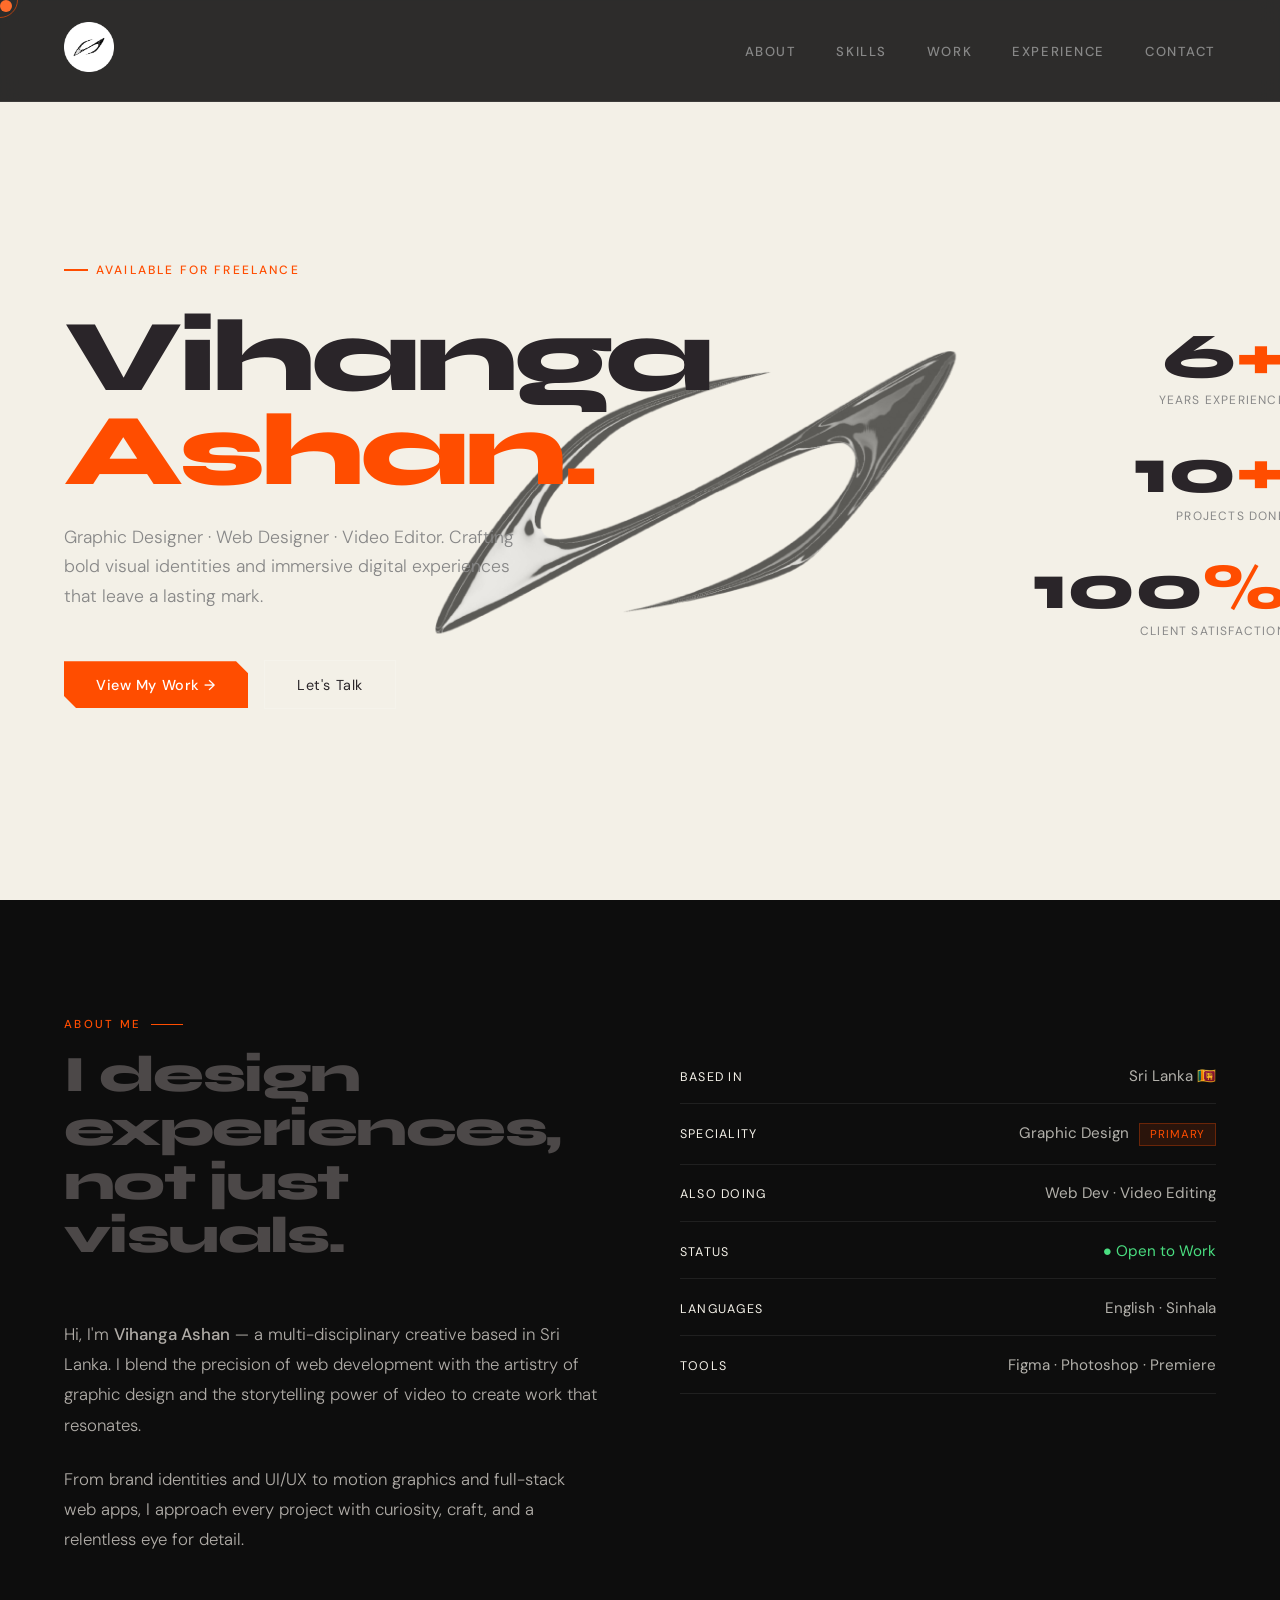
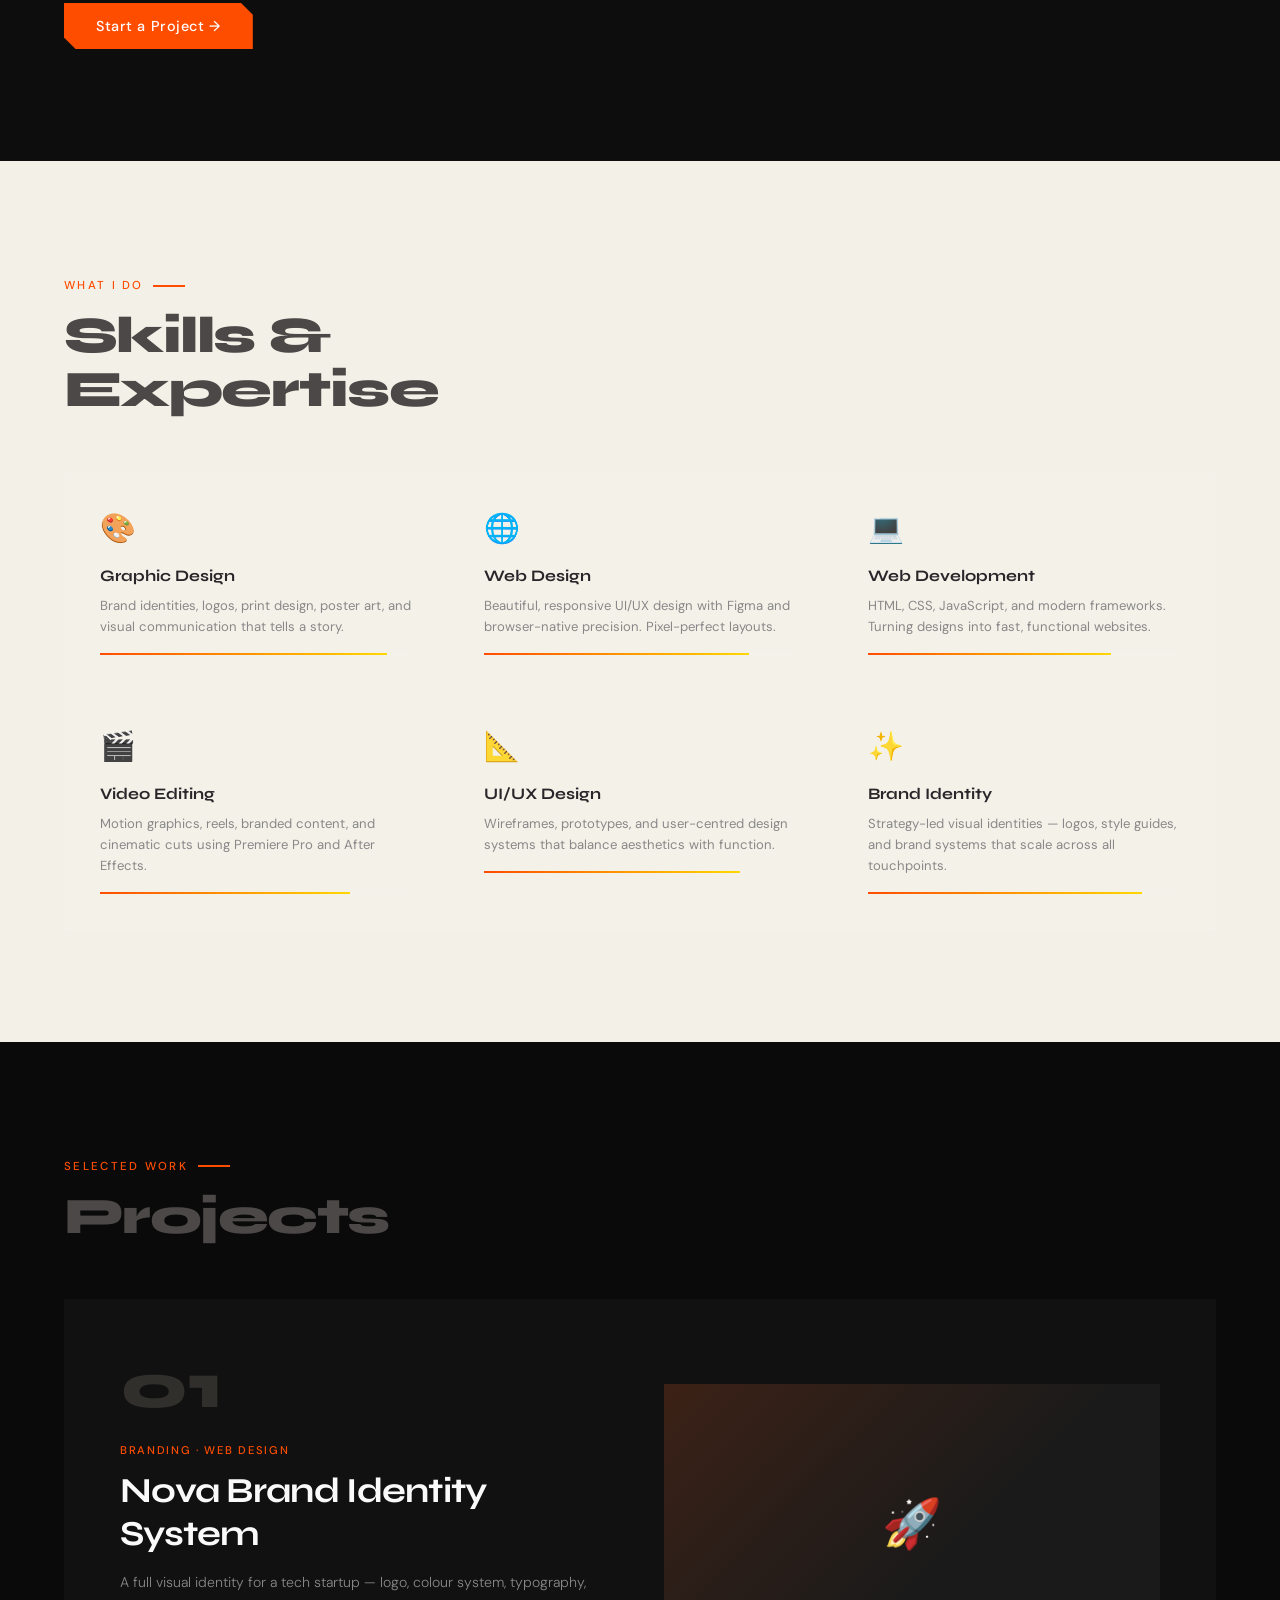
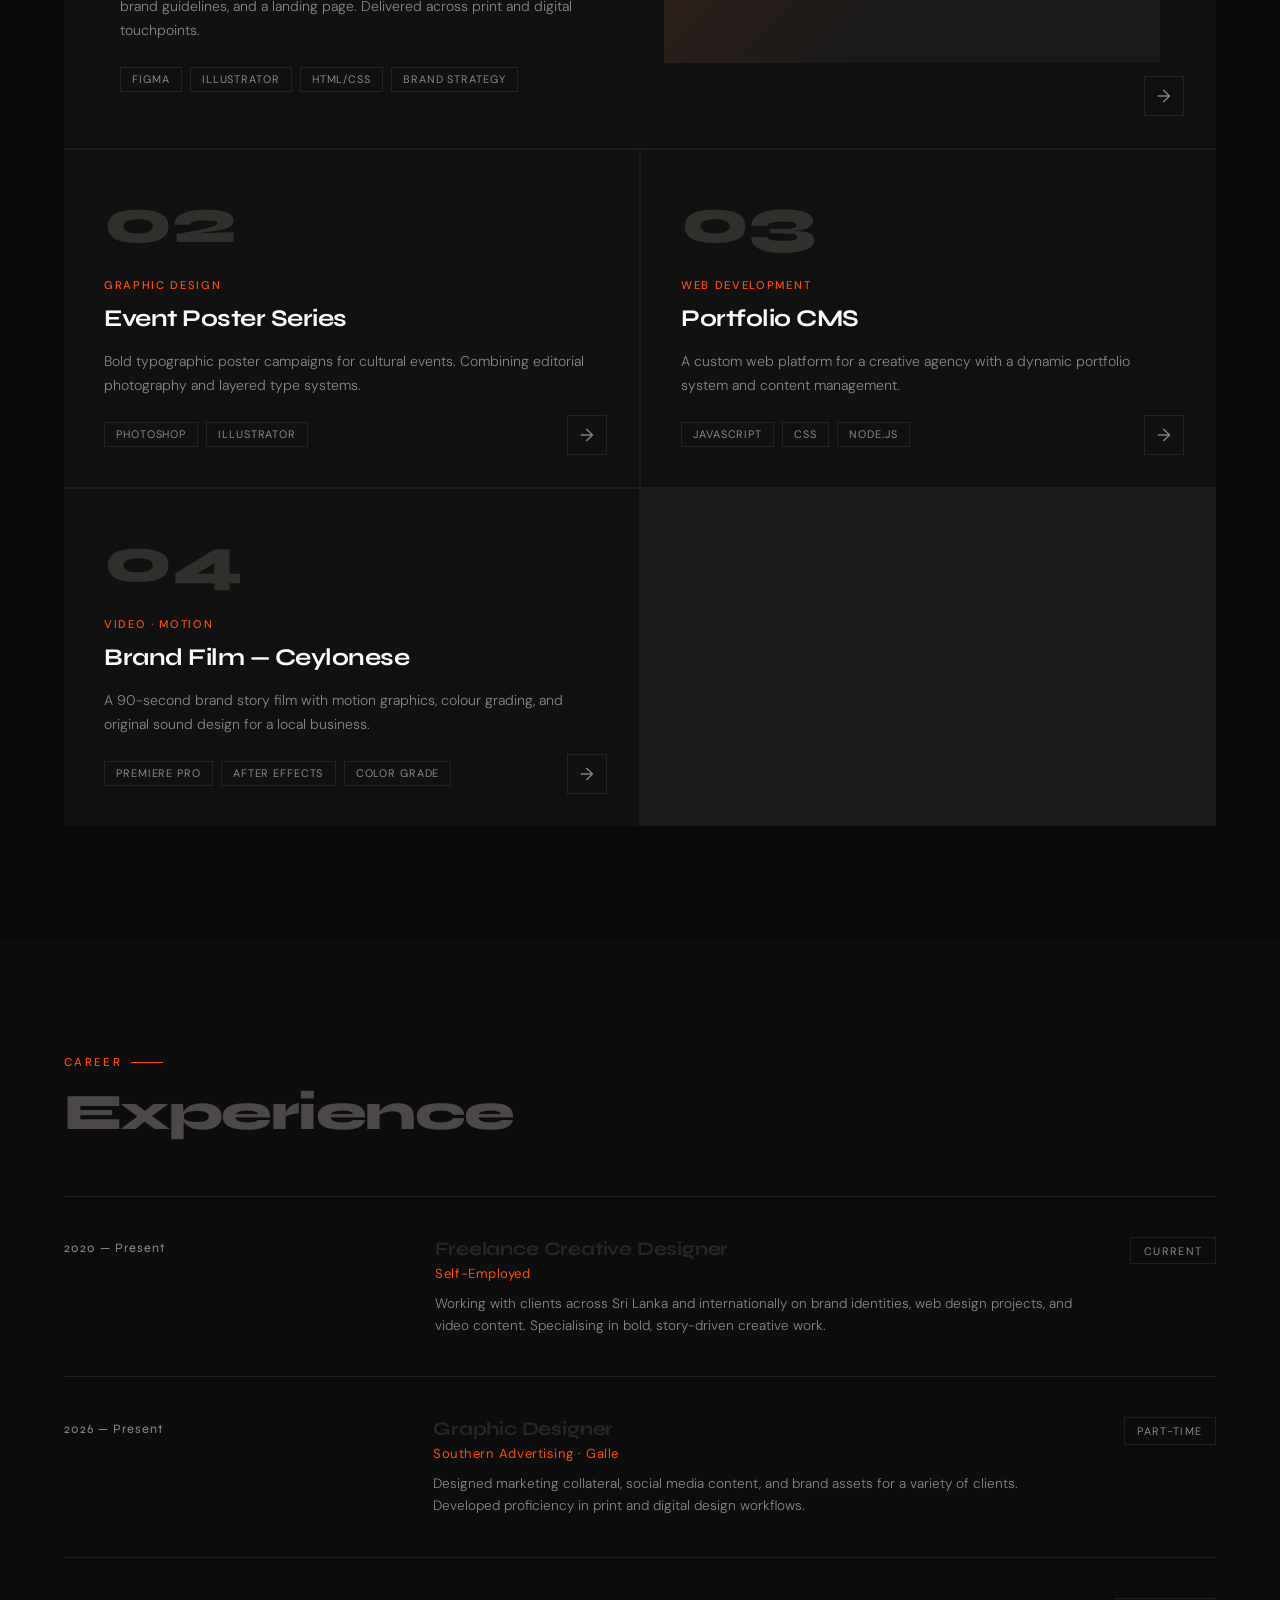
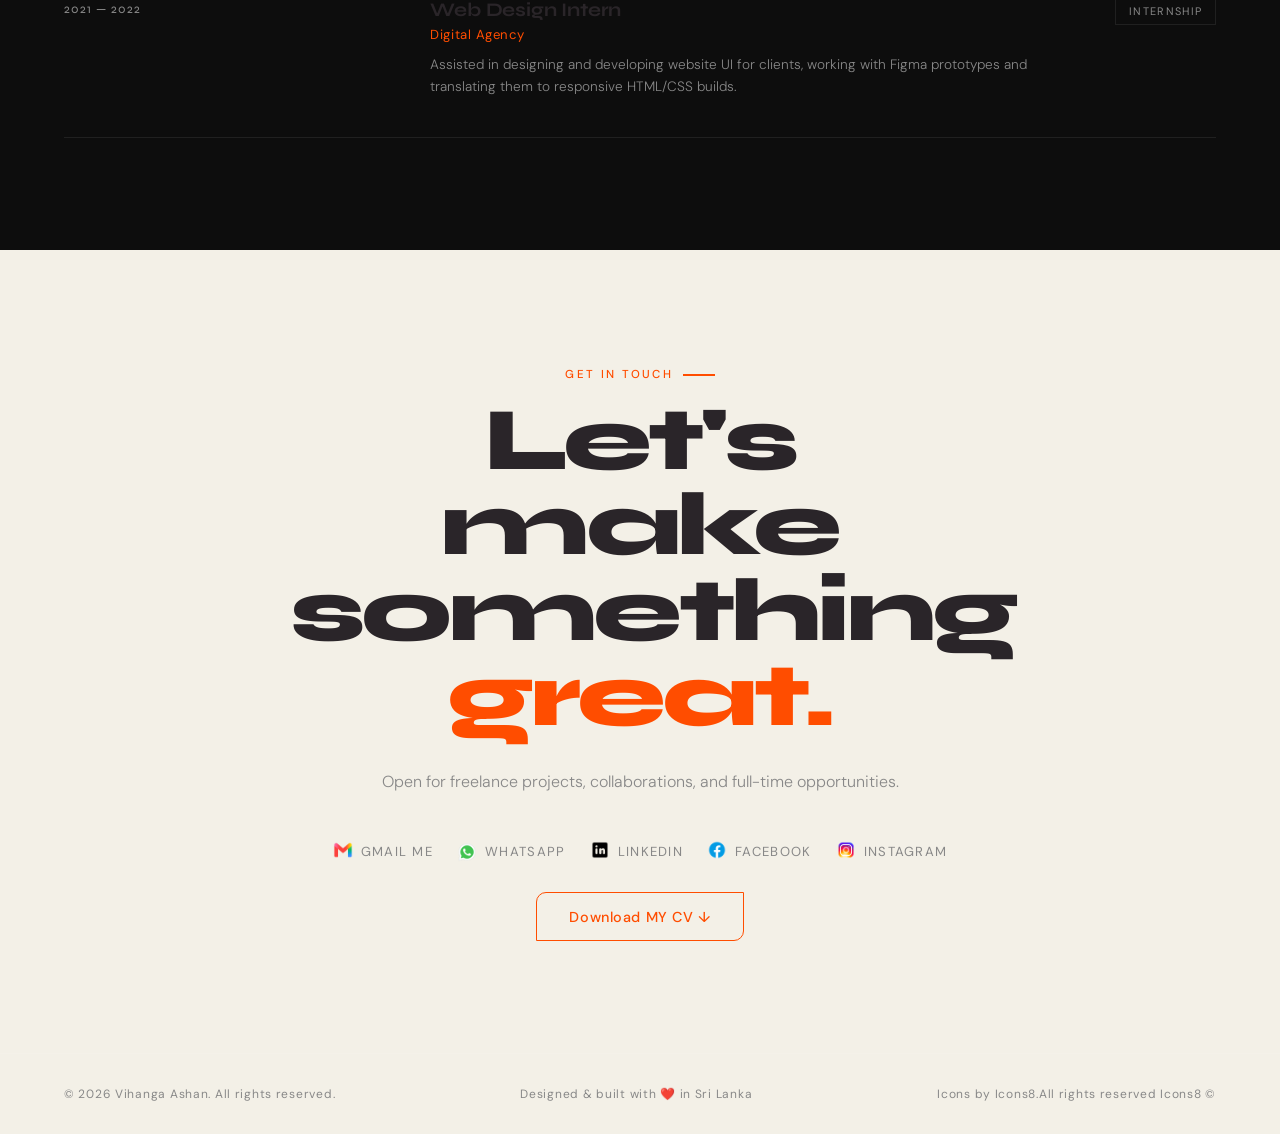
<file: index.html>
<!DOCTYPE html>
<html lang="en">
<head>
<meta charset="UTF-8">
<meta name="viewport" content="width=device-width, initial-scale=1.0">
<title>Vihanga Ashan — Creative Designer & Developer</title>
<meta name="description" content="Portfolio of Vihanga Ashan — Graphic Designer, Web Designer & Video Editor based in Sri Lanka.">
<link href="https://fonts.googleapis.com/css2?family=Syne:wght@400;700;800&family=DM+Sans:ital,wght@0,300;0,400;0,500;1,300&display=swap" rel="stylesheet">

<!-- Stylesheet -->
<link rel="stylesheet" href="stylem.css">

<!--Script-->
<script src="por.js" defer></script>

<link rel="icon" type="image/png" href="Asset 1.png">



</head>
<body>

<div class="cursor" id="cursor"></div>
<div class="cursor-ring" id="cursorRing"></div>

<nav>
  <a href="#home" class="nav-logo"><img src="Asset 1.png" width="50px" height="50px"></a>
  <ul class="nav-links" id="navLinks">
    <li><a href="#about" onclick="closeMenu()">About</a></li>
    <li><a href="#skills" onclick="closeMenu()">Skills</a></li>
    <li><a href="#projects" onclick="closeMenu()">Work</a></li>
    <li><a href="#experience" onclick="closeMenu()">Experience</a></li>
    <li><a href="#contact" onclick="closeMenu()">Contact</a></li>
  </ul>
  <button class="hamburger" id="hamburger" aria-label="Toggle menu">
    <span></span><span></span><span></span>
  </button>
</nav>

<!-- HERO -->
<section class="hero" id="home">
  <div class="hero-bg-png fade-up1 delay-6"></div>
  <div class="hero-content">
    <div class="hero-tag fade-up">Available for freelance</div>
    <h1 class="hero-name">
      <div class="fade-up delay-1">Vihanga</div>
      <div class="line2 fade-up delay-2">Ashan.</div>
    </h1>
    <p class="hero-desc fade-up delay-3">
      Graphic Designer · Web Designer · Video Editor. Crafting bold visual identities and immersive digital experiences that leave a lasting mark.
    </p>
    <div class="hero-cta fade-up delay-4">
      <a href="#projects" class="btn-primary">View My Work →</a>
      <a href="#contact" class="btn-secondary">Let's Talk</a>
    </div>
  </div>
  <div class="hero-stats align">
      <div class="stat-item">
        <div class="stat-num">6<span>+</span></div>
        <div class="stat-label">Years Experience</div>
      </div>
      <div class="stat-item">
        <div class="stat-num">10<span>+</span></div>
        <div class="stat-label">Projects Done</div>
      </div>
      <div class="stat-item">
        <div class="stat-num">100<span>%</span></div>
        <div class="stat-label">Client Satisfaction</div>
      </div>
</div>
</section>


<!-- ABOUT -->
<section id="about">
  <div class="section-label">About Me</div>
  <div class="about-grid">
    <div class="about-text reveal">
      <h2 class="section-title">I design<br>experiences,<br>not just visuals.</h2>
      <p>Hi, I'm <strong>Vihanga Ashan</strong> — a multi-disciplinary creative based in Sri Lanka. I blend the precision of web development with the artistry of graphic design and the storytelling power of video to create work that resonates.</p>
      <p>From brand identities and UI/UX to motion graphics and full-stack web apps, I approach every project with curiosity, craft, and a relentless eye for detail.</p>
      <a href="#contact" class="btn-primary" style="margin-top: 1.5rem; display: inline-flex;">Start a Project →</a>
    </div>
    <div class="reveal" style="transition-delay: 0.2s">
      <div class="about-facts">
        <div class="fact-row">
          <span class="fact-key">Based in</span>
          <span class="fact-val">Sri Lanka 🇱🇰</span>
        </div>
        <div class="fact-row">
          <span class="fact-key">Speciality</span>
          <span class="fact-val">Graphic Design <span class="tag">Primary</span></span>
        </div>
        <div class="fact-row">
          <span class="fact-key">Also doing</span>
          <span class="fact-val">Web Dev · Video Editing</span>
        </div>
        <div class="fact-row">
          <span class="fact-key">Status</span>
          <span class="fact-val" style="color: #4ade80;">● Open to Work</span>
        </div>
        <div class="fact-row">
          <span class="fact-key">Languages</span>
          <span class="fact-val">English · Sinhala</span>
        </div>
        <div class="fact-row">
          <span class="fact-key">Tools</span>
          <span class="fact-val">Figma · Photoshop · Premiere</span>
        </div>
      </div>
    </div>
  </div>
</section>

<!-- SKILLS -->
<section id="skills">
  <div class="section-label">What I Do</div>
  <h2 class="section-title reveal">Skills &amp;<br>Expertise</h2>
  <div class="skills-grid reveal">
    <div class="skill-card">
      <div class="skill-icon">🎨</div>
      <div class="skill-name">Graphic Design</div>
      <div class="skill-desc">Brand identities, logos, print design, poster art, and visual communication that tells a story.</div>
      <div class="skill-bar-wrap"><div class="skill-bar" data-width="92"></div></div>
    </div>
    <div class="skill-card">
      <div class="skill-icon">🌐</div>
      <div class="skill-name">Web Design</div>
      <div class="skill-desc">Beautiful, responsive UI/UX design with Figma and browser-native precision. Pixel-perfect layouts.</div>
      <div class="skill-bar-wrap"><div class="skill-bar" data-width="85"></div></div>
    </div>
    <div class="skill-card">
      <div class="skill-icon">💻</div>
      <div class="skill-name">Web Development</div>
      <div class="skill-desc">HTML, CSS, JavaScript, and modern frameworks. Turning designs into fast, functional websites.</div>
      <div class="skill-bar-wrap"><div class="skill-bar" data-width="78"></div></div>
    </div>
    <div class="skill-card">
      <div class="skill-icon">🎬</div>
      <div class="skill-name">Video Editing</div>
      <div class="skill-desc">Motion graphics, reels, branded content, and cinematic cuts using Premiere Pro and After Effects.</div>
      <div class="skill-bar-wrap"><div class="skill-bar" data-width="80"></div></div>
    </div>
    <div class="skill-card">
      <div class="skill-icon">📐</div>
      <div class="skill-name">UI/UX Design</div>
      <div class="skill-desc">Wireframes, prototypes, and user-centred design systems that balance aesthetics with function.</div>
      <div class="skill-bar-wrap"><div class="skill-bar" data-width="82"></div></div>
    </div>
    <div class="skill-card">
      <div class="skill-icon">✨</div>
      <div class="skill-name">Brand Identity</div>
      <div class="skill-desc">Strategy-led visual identities — logos, style guides, and brand systems that scale across all touchpoints.</div>
      <div class="skill-bar-wrap"><div class="skill-bar" data-width="88"></div></div>
    </div>
  </div>
</section>

<!-- PROJECTS -->
<section id="projects">
  <div class="section-label">Selected Work</div>
  <h2 class="section-title reveal">Projects</h2>
  <div class="projects-grid reveal">

    <a href="project-nova.html" class="project-card featured">
      <div>
        <div class="project-num">01</div>
        <div class="project-type">Branding · Web Design</div>
        <h3 class="project-title">Nova Brand Identity System</h3>
        <p class="project-desc">A full visual identity for a tech startup — logo, colour system, typography, brand guidelines, and a landing page. Delivered across print and digital touchpoints.</p>
        <div class="project-tags">
          <span class="project-tag">Figma</span>
          <span class="project-tag">Illustrator</span>
          <span class="project-tag">HTML/CSS</span>
          <span class="project-tag">Brand Strategy</span>
        </div>
      </div>
      <div class="project-preview">🚀</div>
      <span class="project-arrow">→</span>
    </a>

    <a href="project-poster.html" class="project-card">
      <div class="project-num">02</div>
      <div class="project-type">Graphic Design</div>
      <h3 class="project-title">Event Poster Series</h3>
      <p class="project-desc">Bold typographic poster campaigns for cultural events. Combining editorial photography and layered type systems.</p>
      <div class="project-tags">
        <span class="project-tag">Photoshop</span>
        <span class="project-tag">Illustrator</span>
      </div>
      <span class="project-arrow">→</span>
    </a>

    <a href="project-cms.html" class="project-card">
      <div class="project-num">03</div>
      <div class="project-type">Web Development</div>
      <h3 class="project-title">Portfolio CMS</h3>
      <p class="project-desc">A custom web platform for a creative agency with a dynamic portfolio system and content management.</p>
      <div class="project-tags">
        <span class="project-tag">JavaScript</span>
        <span class="project-tag">CSS</span>
        <span class="project-tag">Node.js</span>
      </div>
      <span class="project-arrow">→</span>
    </a>

    <a href="project-film.html" class="project-card">
      <div class="project-num">04</div>
      <div class="project-type">Video · Motion</div>
      <h3 class="project-title">Brand Film — Ceylonese</h3>
      <p class="project-desc">A 90-second brand story film with motion graphics, colour grading, and original sound design for a local business.</p>
      <div class="project-tags">
        <span class="project-tag">Premiere Pro</span>
        <span class="project-tag">After Effects</span>
        <span class="project-tag">Color Grade</span>
      </div>
      <span class="project-arrow">→</span>
    </a>

  </div>
</section>

<!-- EXPERIENCE -->
<section id="experience">
  <div class="section-label">Career</div>
  <h2 class="section-title reveal">Experience</h2>
  <div class="exp-list reveal">
    <div class="exp-item">
      <div class="exp-year">2020 — Present</div>
      <div>
        <div class="exp-role">Freelance Creative Designer</div>
        <div class="exp-company">Self-Employed</div>
        <div class="exp-detail">Working with clients across Sri Lanka and internationally on brand identities, web design projects, and video content. Specialising in bold, story-driven creative work.</div>
      </div>
      <div class="exp-badge">Current</div>
    </div>
    <div class="exp-item">
      <div class="exp-year">2026 — Present</div>
      <div>
        <div class="exp-role">Graphic Designer</div>
        <div class="exp-company">Southern Advertising · Galle</div>
        <div class="exp-detail">Designed marketing collateral, social media content, and brand assets for a variety of clients. Developed proficiency in print and digital design workflows.</div>
      </div>
      <div class="exp-badge">Part-time</div>
    </div>
    <div class="exp-item">
      <div class="exp-year">2021 — 2022</div>
      <div>
        <div class="exp-role">Web Design Intern</div>
        <div class="exp-company">Digital Agency</div>
        <div class="exp-detail">Assisted in designing and developing website UI for clients, working with Figma prototypes and translating them to responsive HTML/CSS builds.</div>
      </div>
      <div class="exp-badge">Internship</div>
    </div>
  </div>
</section>

<!-- CONTACT -->
<section id="contact">
  <div class="contact-inner">
    <div class="section-label" style="justify-content: center;">Get In Touch</div>
    <h2 class="contact-big reveal">
      Let's make<br>something <span class="highlight">great.</span>
    </h2>
    <p class="contact-sub reveal">Open for freelance projects, collaborations, and full-time opportunities.</p>
    <div class="contact-links reveal">
      <a href="#" target="_blank" rel="noopener noreferrer" class="contact-link"><img src="gmail-48.png" alt="Clickable GIF" style="width: 20px;" class="contact-link">Gmail Me</a>
      <a href="http://wa.me/94726854859" target="_blank" rel="noopener noreferrer" class="contact-link"><img src="whatsapp.apng.png" alt="Clickable GIF" style="width: 20px;">Whatsapp</a>
      <a href="https://www.linkedin.com/in/vihaga-ashan-9348ba3b3" target="_blank" rel="noopener noreferrer" class="contact-link"><img src="linkedin-48.apng.png" alt="Clickable GIF" style="width: 20px;" class="contact-link">LinkedIn</a>
      <a href="https://www.facebook.com/share/18f7zwTvtu/?mibextid=wwXIfr" target="_blank" rel="noopener noreferrer" class="contact-link"><img src="facebook.apng.png" alt="Clickable GIF" style="width: 20px;" class="contact-link">Facebook</a>
      <a href="https://www.instagram.com/_click_creation_?utm_source=qr" target="_blank" rel="noopener noreferrer" class="contact-link"><img src="instagram.apng.png" alt="Clickable GIF" style="width: 20px;" class="contact-link">Instagram</a>
      <a href="vihanga Ashan new.pdf" download="Vihanga_Ashan_CV" class="btn-download"> Download MY CV ↓</a>
    </div>
  </div>
</section>

<footer>
  <p>© 2026 Vihanga Ashan. All rights reserved.</p>
  <p>Designed &amp; built with ❤️ in Sri Lanka</p>
  <p>Icons by Icons8.All rights reserved Icons8 &copy;</p>
</footer>
</body>
</html>
</file>
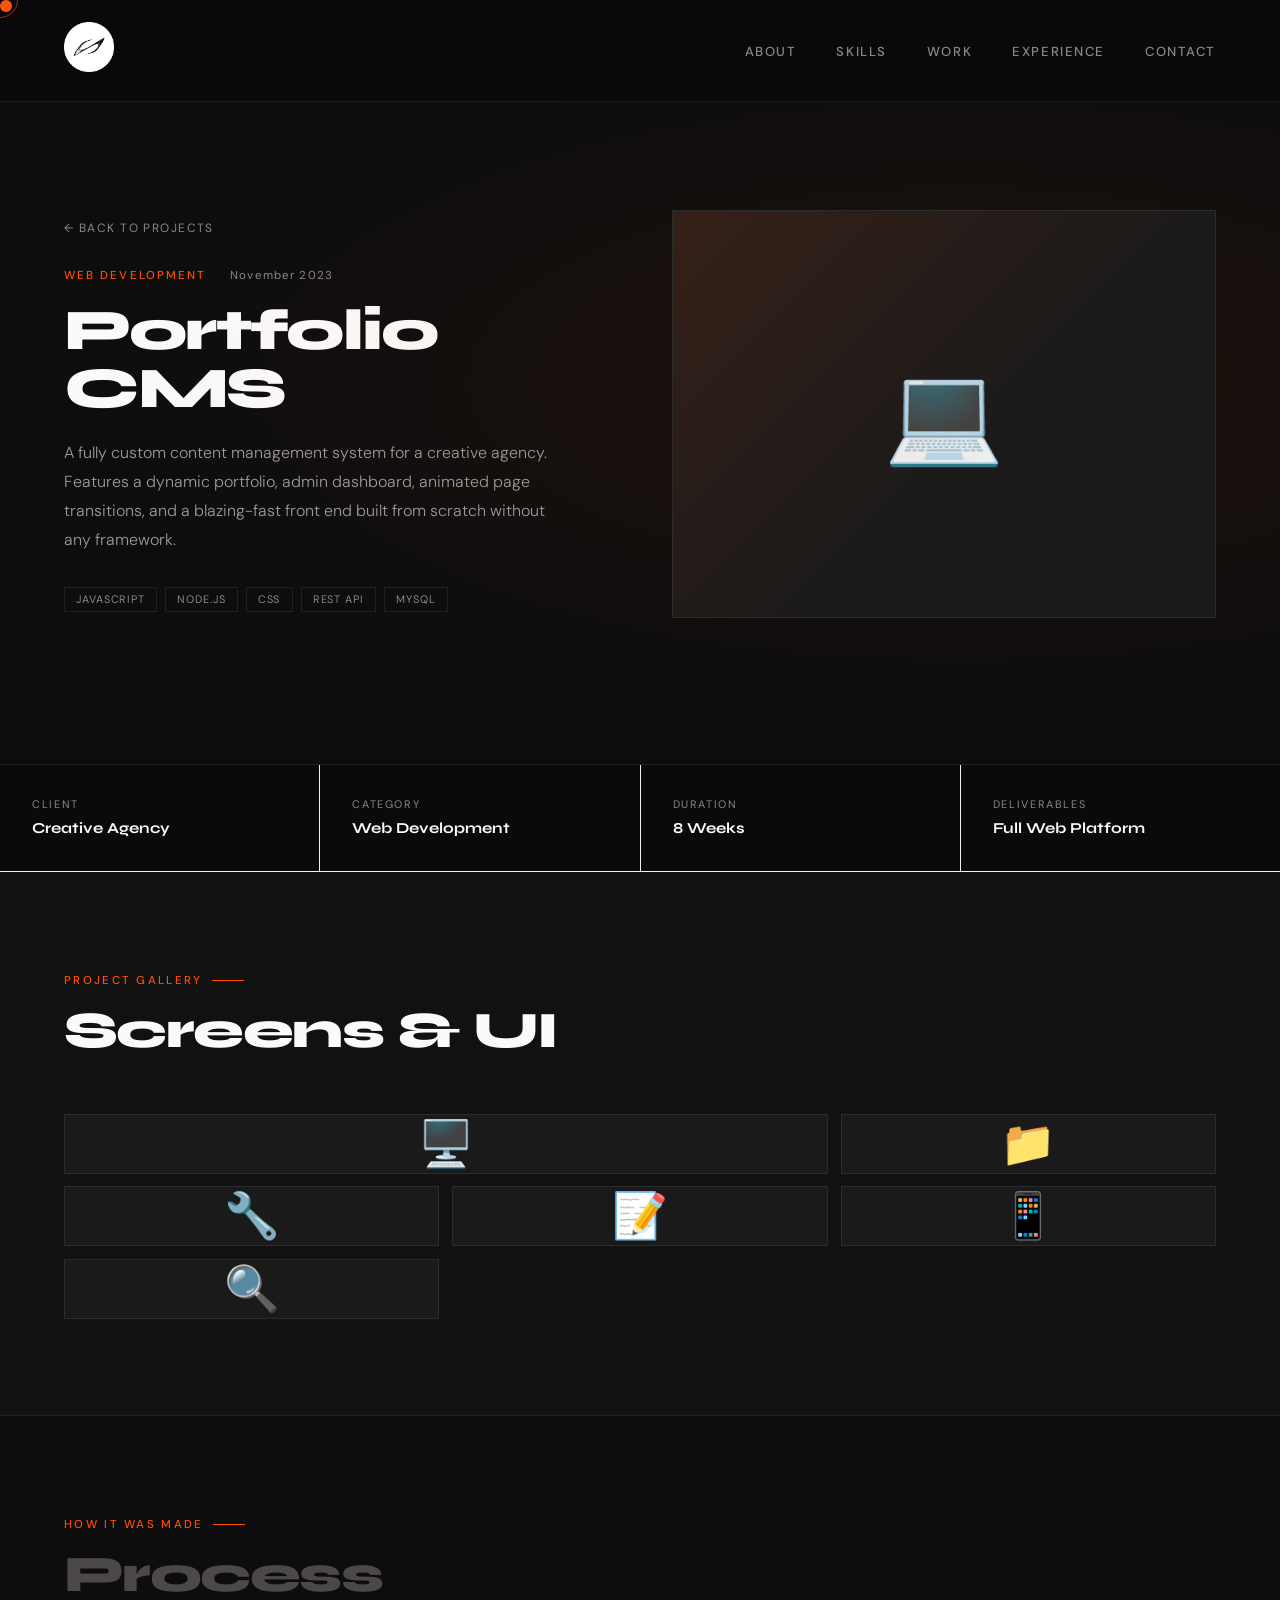
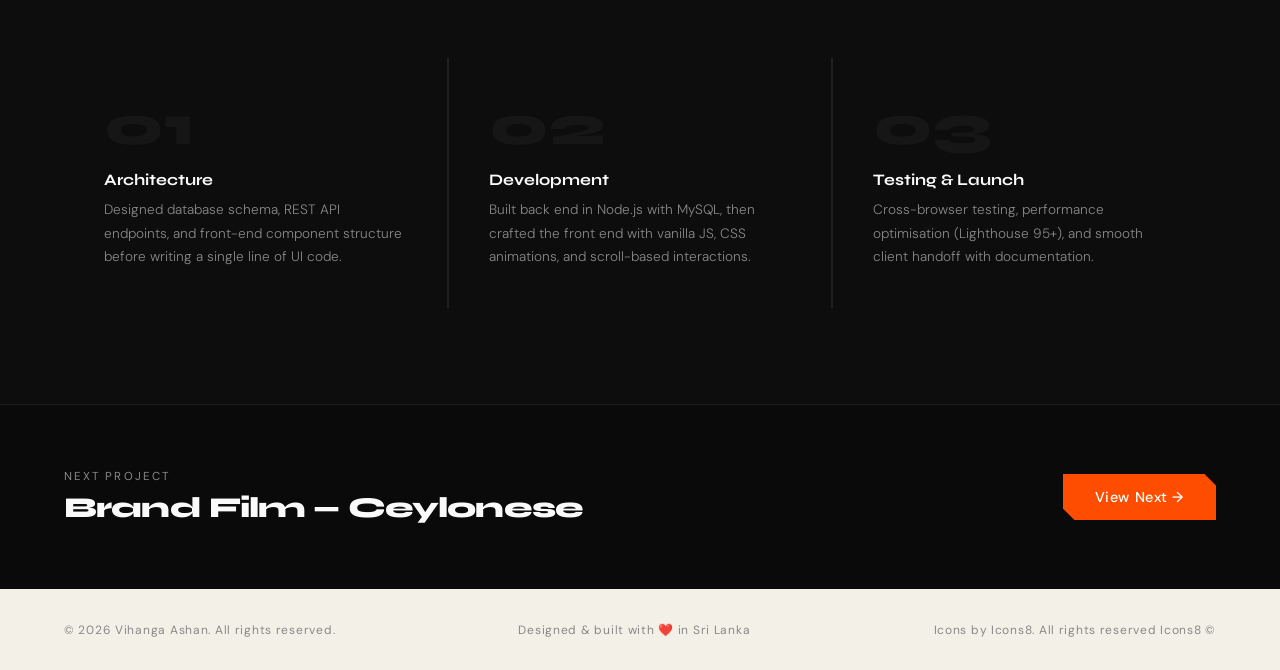
<file: project-cms.html>
<!DOCTYPE html>
<html lang="en">
<head>
  <meta charset="UTF-8">
  <meta name="viewport" content="width=device-width, initial-scale=1.0">
  <title>Portfolio CMS — Vihanga Ashan</title>
  <link href="https://fonts.googleapis.com/css2?family=Syne:wght@400;700;800&family=DM+Sans:ital,wght@0,300;0,400;0,500;1,300&display=swap" rel="stylesheet">
  <link rel="stylesheet" href="stylem.css">
  <link rel="stylesheet" href="project-page.css">
  <link rel="icon" type="image/png" href="Asset 1.png">
</head>
<body>

  <div class="cursor" id="cursor"></div>
  <div class="cursor-ring" id="cursorRing"></div>

  <nav>
    <a href="index.html" class="nav-logo"><img src="Asset 1.png" width="50px" height="50px"></a>
    <ul class="nav-links" id="navLinks">
      <li><a href="index.html#about" onclick="closeMenu()">About</a></li>
      <li><a href="index.html#skills" onclick="closeMenu()">Skills</a></li>
      <li><a href="index.html#projects" onclick="closeMenu()">Work</a></li>
      <li><a href="index.html#experience" onclick="closeMenu()">Experience</a></li>
      <li><a href="index.html#contact" onclick="closeMenu()">Contact</a></li>
    </ul>
    <button class="hamburger" id="hamburger" aria-label="Toggle menu">
      <span></span><span></span><span></span>
    </button>
  </nav>

  <!-- PROJECT HERO -->
  <header class="pj-hero">
    <div class="pj-hero-inner">
      <a href="index.html#projects" class="pj-back">← Back to Projects</a>
      <div class="pj-meta">
        <span class="pj-type">Web Development</span>
        <span class="pj-date">November 2023</span>
      </div>
      <h1 class="pj-title">Portfolio CMS</h1>
      <p class="pj-desc">A fully custom content management system for a creative agency. Features a dynamic portfolio, admin dashboard, animated page transitions, and a blazing-fast front end built from scratch without any framework.</p>
      <div class="pj-tags"><span class="project-tag">JavaScript</span> <span class="project-tag">Node.js</span> <span class="project-tag">CSS</span> <span class="project-tag">REST API</span> <span class="project-tag">MySQL</span></div>
    </div>
    <div class="pj-cover">💻</div>
  </header>

  <!-- OVERVIEW -->
  <div class="pj-overview">
    <div class="pj-ov-item"><div class="pj-ov-label">Client</div><div class="pj-ov-val">Creative Agency</div></div>
<div class="pj-ov-item"><div class="pj-ov-label">Category</div><div class="pj-ov-val">Web Development</div></div>
<div class="pj-ov-item"><div class="pj-ov-label">Duration</div><div class="pj-ov-val">8 Weeks</div></div>
<div class="pj-ov-item"><div class="pj-ov-label">Deliverables</div><div class="pj-ov-val">Full Web Platform</div></div>
  </div>

  <!-- GALLERY -->
  <section class="pj-gallery-section">
    <div class="section-label">Project Gallery</div>
    <h2 class="section-title pj-gallery-title">Screens & UI</h2>
    <div class="pj-gallery">
      <div class="pj-gallery-item" onclick="openLb(0,galleryItems)" title="Homepage — Desktop View"><div class="pj-gallery-inner">🖥️</div><div class="pj-gallery-cap">Homepage — Desktop View</div></div>
<div class="pj-gallery-item" onclick="openLb(1,galleryItems)" title="Portfolio Grid Page"><div class="pj-gallery-inner">📁</div><div class="pj-gallery-cap">Portfolio Grid Page</div></div>
<div class="pj-gallery-item" onclick="openLb(2,galleryItems)" title="Admin Dashboard"><div class="pj-gallery-inner">🔧</div><div class="pj-gallery-cap">Admin Dashboard</div></div>
<div class="pj-gallery-item" onclick="openLb(3,galleryItems)" title="Project Editor"><div class="pj-gallery-inner">📝</div><div class="pj-gallery-cap">Project Editor</div></div>
<div class="pj-gallery-item" onclick="openLb(4,galleryItems)" title="Mobile Navigation"><div class="pj-gallery-inner">📱</div><div class="pj-gallery-cap">Mobile Navigation</div></div>
<div class="pj-gallery-item" onclick="openLb(5,galleryItems)" title="Search & Filter UI"><div class="pj-gallery-inner">🔍</div><div class="pj-gallery-cap">Search & Filter UI</div></div>
    </div>
  </section>

  <!-- PROCESS -->
  <section class="pj-process-section">
    <div class="section-label">How It Was Made</div>
    <h2 class="section-title">Process</h2>
    <div class="pj-process-grid">
      <div class="pj-step"><div class="pj-step-num">01</div><div class="pj-step-title">Architecture</div><div class="pj-step-desc">Designed database schema, REST API endpoints, and front-end component structure before writing a single line of UI code.</div></div>
<div class="pj-step"><div class="pj-step-num">02</div><div class="pj-step-title">Development</div><div class="pj-step-desc">Built back end in Node.js with MySQL, then crafted the front end with vanilla JS, CSS animations, and scroll-based interactions.</div></div>
<div class="pj-step"><div class="pj-step-num">03</div><div class="pj-step-title">Testing & Launch</div><div class="pj-step-desc">Cross-browser testing, performance optimisation (Lighthouse 95+), and smooth client handoff with documentation.</div></div>
    </div>
  </section>

  <!-- NEXT PROJECT -->
  <div class="pj-next">
    <div>
      <div class="pj-next-label">Next Project</div>
      <div class="pj-next-title">Brand Film — Ceylonese</div>
    </div>
    <a href="project-film.html" class="btn-primary">View Next →</a>
  </div>

  <!-- LIGHTBOX -->
  <div class="pj-lightbox" id="lightbox" onclick="closeLightbox()">
    <button class="pj-lb-close" onclick="closeLightbox()">✕</button>
    <button class="pj-lb-prev" onclick="event.stopPropagation();shiftLb(-1)">‹</button>
    <div class="pj-lb-img" id="lbImg"></div>
    <button class="pj-lb-next" onclick="event.stopPropagation();shiftLb(1)">›</button>
    <div class="pj-lb-caption" id="lbCaption"></div>
  </div>

  <footer>
    <p>© 2026 Vihanga Ashan. All rights reserved.</p>
    <p>Designed &amp; built with ❤️ in Sri Lanka</p>
    <p>Icons by Icons8. All rights reserved Icons8 &copy;</p>
  </footer>

  
<script>const galleryItems = [{"emoji": "\ud83d\udda5\ufe0f", "caption": "Homepage \u2014 Desktop View"}, {"emoji": "\ud83d\udcc1", "caption": "Portfolio Grid Page"}, {"emoji": "\ud83d\udd27", "caption": "Admin Dashboard"}, {"emoji": "\ud83d\udcdd", "caption": "Project Editor"}, {"emoji": "\ud83d\udcf1", "caption": "Mobile Navigation"}, {"emoji": "\ud83d\udd0d", "caption": "Search & Filter UI"}];</script>
<script src="por.js"></script>
  <script src="project-page.js"></script>
</body>
</html>
</file>
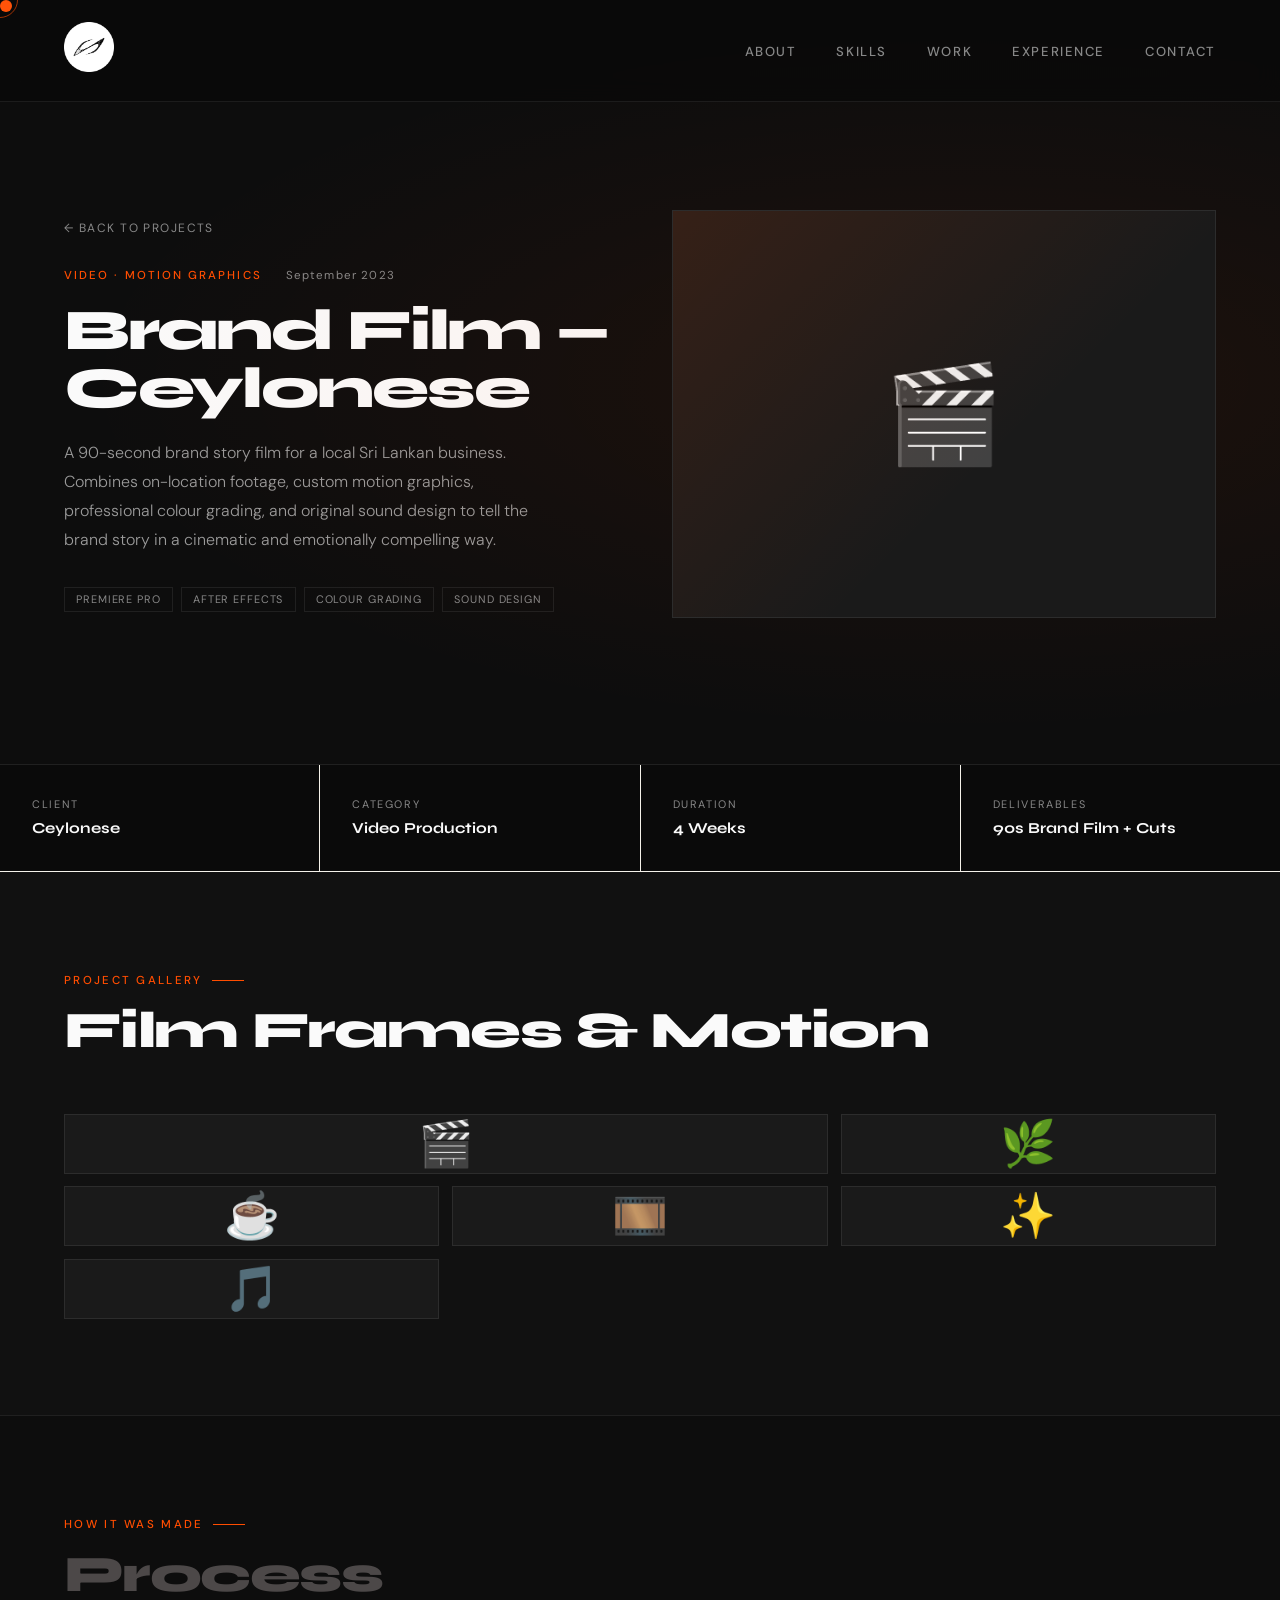
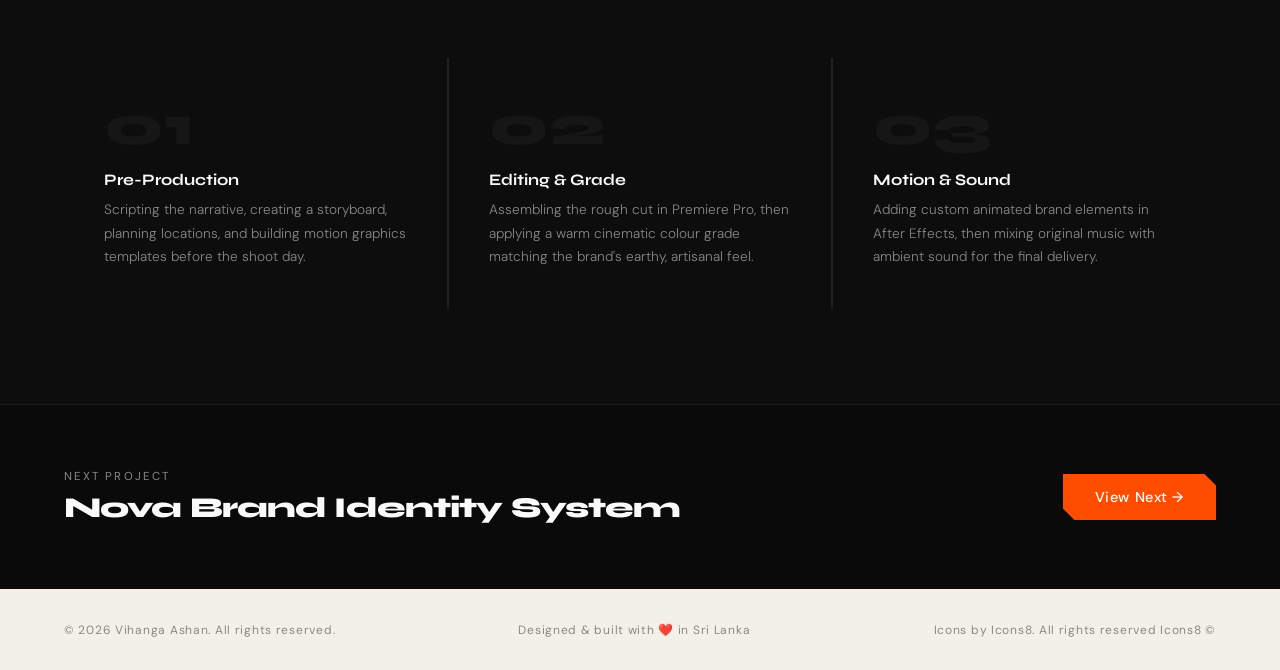
<file: project-film.html>
<!DOCTYPE html>
<html lang="en">
<head>
  <meta charset="UTF-8">
  <meta name="viewport" content="width=device-width, initial-scale=1.0">
  <title>Brand Film — Ceylonese — Vihanga Ashan</title>
  <link href="https://fonts.googleapis.com/css2?family=Syne:wght@400;700;800&family=DM+Sans:ital,wght@0,300;0,400;0,500;1,300&display=swap" rel="stylesheet">
  <link rel="stylesheet" href="stylem.css">
  <link rel="stylesheet" href="project-page.css">
  <link rel="icon" type="image/png" href="Asset 1.png">
</head>
<body>

  <div class="cursor" id="cursor"></div>
  <div class="cursor-ring" id="cursorRing"></div>

  <nav>
    <a href="index.html" class="nav-logo"><img src="Asset 1.png" width="50px" height="50px"></a>
    <ul class="nav-links" id="navLinks">
      <li><a href="index.html#about" onclick="closeMenu()">About</a></li>
      <li><a href="index.html#skills" onclick="closeMenu()">Skills</a></li>
      <li><a href="index.html#projects" onclick="closeMenu()">Work</a></li>
      <li><a href="index.html#experience" onclick="closeMenu()">Experience</a></li>
      <li><a href="index.html#contact" onclick="closeMenu()">Contact</a></li>
    </ul>
    <button class="hamburger" id="hamburger" aria-label="Toggle menu">
      <span></span><span></span><span></span>
    </button>
  </nav>

  <!-- PROJECT HERO -->
  <header class="pj-hero">
    <div class="pj-hero-inner">
      <a href="index.html#projects" class="pj-back">← Back to Projects</a>
      <div class="pj-meta">
        <span class="pj-type">Video · Motion Graphics</span>
        <span class="pj-date">September 2023</span>
      </div>
      <h1 class="pj-title">Brand Film — Ceylonese</h1>
      <p class="pj-desc">A 90-second brand story film for a local Sri Lankan business. Combines on-location footage, custom motion graphics, professional colour grading, and original sound design to tell the brand story in a cinematic and emotionally compelling way.</p>
      <div class="pj-tags"><span class="project-tag">Premiere Pro</span> <span class="project-tag">After Effects</span> <span class="project-tag">Colour Grading</span> <span class="project-tag">Sound Design</span></div>
    </div>
    <div class="pj-cover">🎬</div>
  </header>

  <!-- OVERVIEW -->
  <div class="pj-overview">
    <div class="pj-ov-item"><div class="pj-ov-label">Client</div><div class="pj-ov-val">Ceylonese</div></div>
<div class="pj-ov-item"><div class="pj-ov-label">Category</div><div class="pj-ov-val">Video Production</div></div>
<div class="pj-ov-item"><div class="pj-ov-label">Duration</div><div class="pj-ov-val">4 Weeks</div></div>
<div class="pj-ov-item"><div class="pj-ov-label">Deliverables</div><div class="pj-ov-val">90s Brand Film + Cuts</div></div>
  </div>

  <!-- GALLERY -->
  <section class="pj-gallery-section">
    <div class="section-label">Project Gallery</div>
    <h2 class="section-title pj-gallery-title">Film Frames & Motion</h2>
    <div class="pj-gallery">
      <div class="pj-gallery-item" onclick="openLb(0,galleryItems)" title="Opening Title Sequence"><div class="pj-gallery-inner">🎬</div><div class="pj-gallery-cap">Opening Title Sequence</div></div>
<div class="pj-gallery-item" onclick="openLb(1,galleryItems)" title="Brand Story — Scene 1"><div class="pj-gallery-inner">🌿</div><div class="pj-gallery-cap">Brand Story — Scene 1</div></div>
<div class="pj-gallery-item" onclick="openLb(2,galleryItems)" title="Product Showcase"><div class="pj-gallery-inner">☕</div><div class="pj-gallery-cap">Product Showcase</div></div>
<div class="pj-gallery-item" onclick="openLb(3,galleryItems)" title="Colour Grade Reference"><div class="pj-gallery-inner">🎞️</div><div class="pj-gallery-cap">Colour Grade Reference</div></div>
<div class="pj-gallery-item" onclick="openLb(4,galleryItems)" title="Motion Graphics Overlay"><div class="pj-gallery-inner">✨</div><div class="pj-gallery-cap">Motion Graphics Overlay</div></div>
<div class="pj-gallery-item" onclick="openLb(5,galleryItems)" title="Sound Design Timeline"><div class="pj-gallery-inner">🎵</div><div class="pj-gallery-cap">Sound Design Timeline</div></div>
    </div>
  </section>

  <!-- PROCESS -->
  <section class="pj-process-section">
    <div class="section-label">How It Was Made</div>
    <h2 class="section-title">Process</h2>
    <div class="pj-process-grid">
      <div class="pj-step"><div class="pj-step-num">01</div><div class="pj-step-title">Pre-Production</div><div class="pj-step-desc">Scripting the narrative, creating a storyboard, planning locations, and building motion graphics templates before the shoot day.</div></div>
<div class="pj-step"><div class="pj-step-num">02</div><div class="pj-step-title">Editing & Grade</div><div class="pj-step-desc">Assembling the rough cut in Premiere Pro, then applying a warm cinematic colour grade matching the brand's earthy, artisanal feel.</div></div>
<div class="pj-step"><div class="pj-step-num">03</div><div class="pj-step-title">Motion & Sound</div><div class="pj-step-desc">Adding custom animated brand elements in After Effects, then mixing original music with ambient sound for the final delivery.</div></div>
    </div>
  </section>

  <!-- NEXT PROJECT -->
  <div class="pj-next">
    <div>
      <div class="pj-next-label">Next Project</div>
      <div class="pj-next-title">Nova Brand Identity System</div>
    </div>
    <a href="project-nova.html" class="btn-primary">View Next →</a>
  </div>

  <!-- LIGHTBOX -->
  <div class="pj-lightbox" id="lightbox" onclick="closeLightbox()">
    <button class="pj-lb-close" onclick="closeLightbox()">✕</button>
    <button class="pj-lb-prev" onclick="event.stopPropagation();shiftLb(-1)">‹</button>
    <div class="pj-lb-img" id="lbImg"></div>
    <button class="pj-lb-next" onclick="event.stopPropagation();shiftLb(1)">›</button>
    <div class="pj-lb-caption" id="lbCaption"></div>
  </div>

  <footer>
    <p>© 2026 Vihanga Ashan. All rights reserved.</p>
    <p>Designed &amp; built with ❤️ in Sri Lanka</p>
    <p>Icons by Icons8. All rights reserved Icons8 &copy;</p>
  </footer>

  
<script>const galleryItems = [{"emoji": "\ud83c\udfac", "caption": "Opening Title Sequence"}, {"emoji": "\ud83c\udf3f", "caption": "Brand Story \u2014 Scene 1"}, {"emoji": "\u2615", "caption": "Product Showcase"}, {"emoji": "\ud83c\udf9e\ufe0f", "caption": "Colour Grade Reference"}, {"emoji": "\u2728", "caption": "Motion Graphics Overlay"}, {"emoji": "\ud83c\udfb5", "caption": "Sound Design Timeline"}];</script>
<script src="por.js"></script>
  <script src="project-page.js"></script>
</body>
</html>
</file>
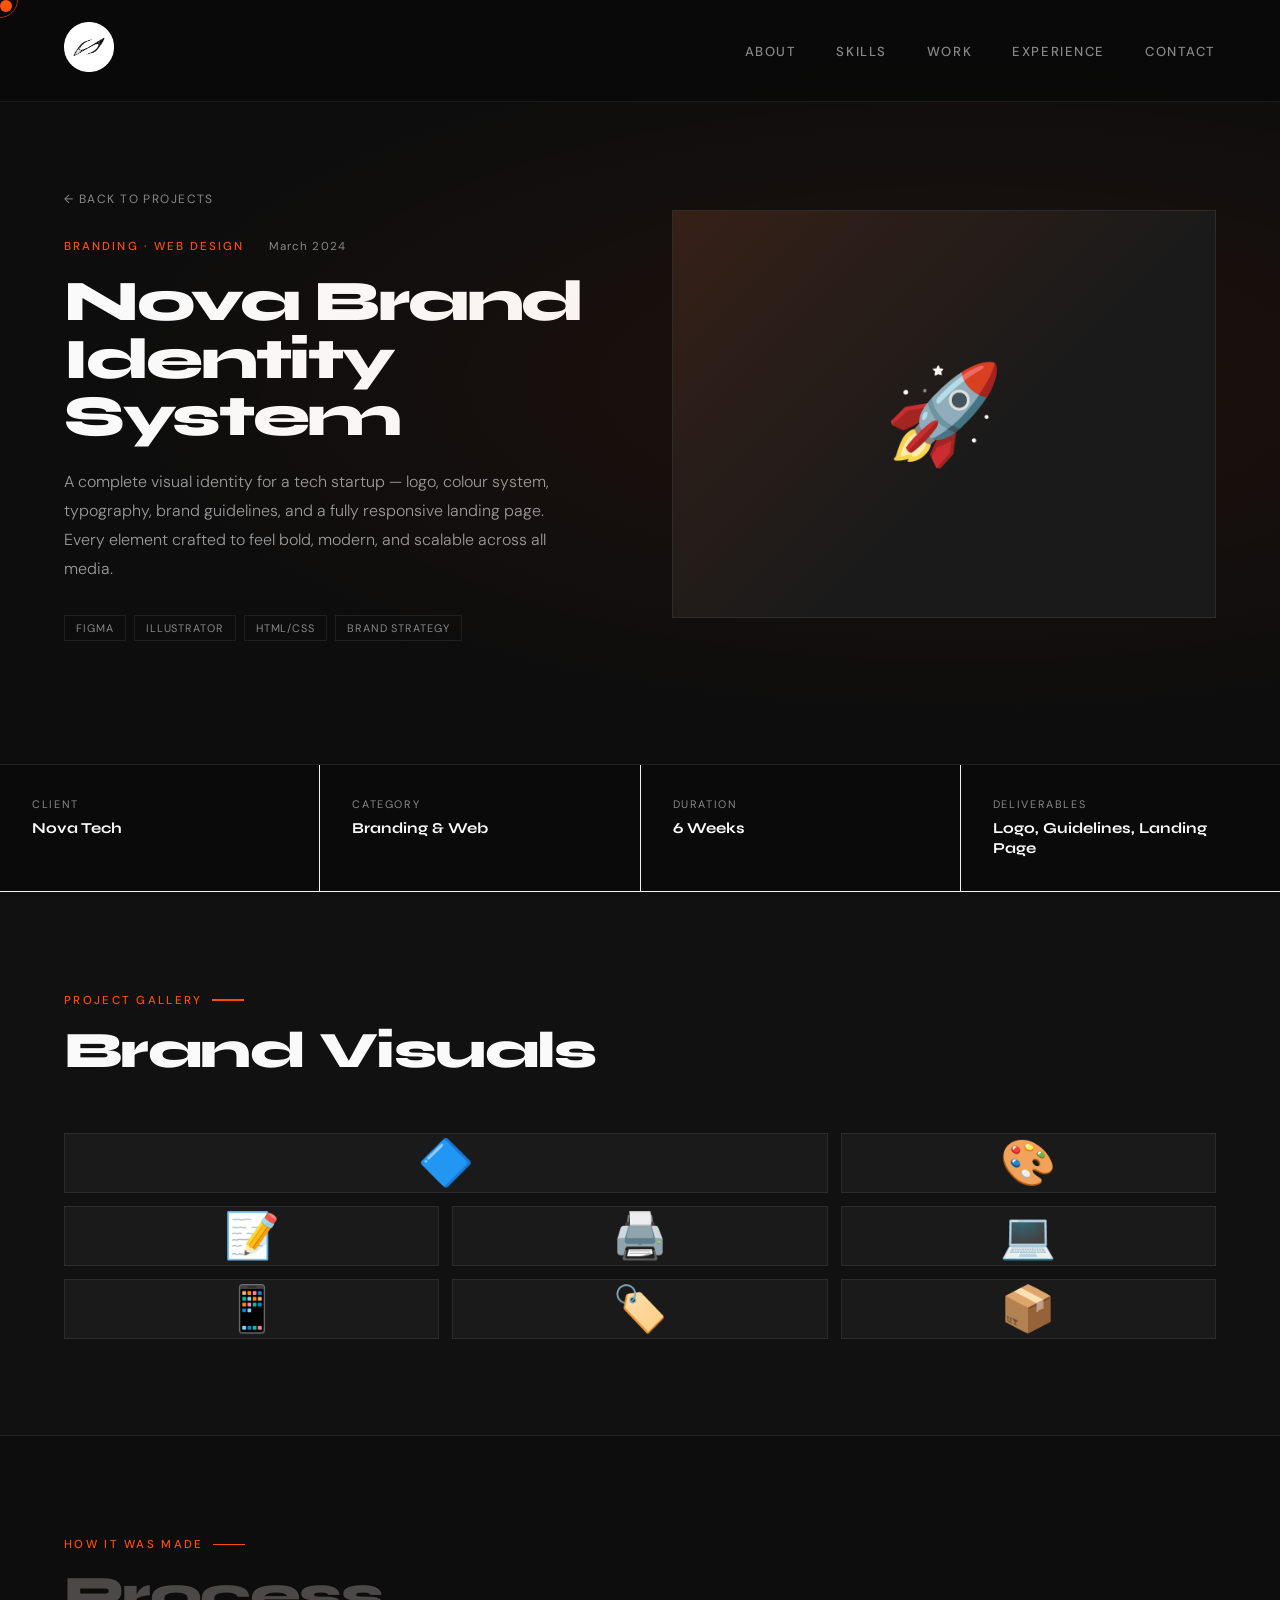
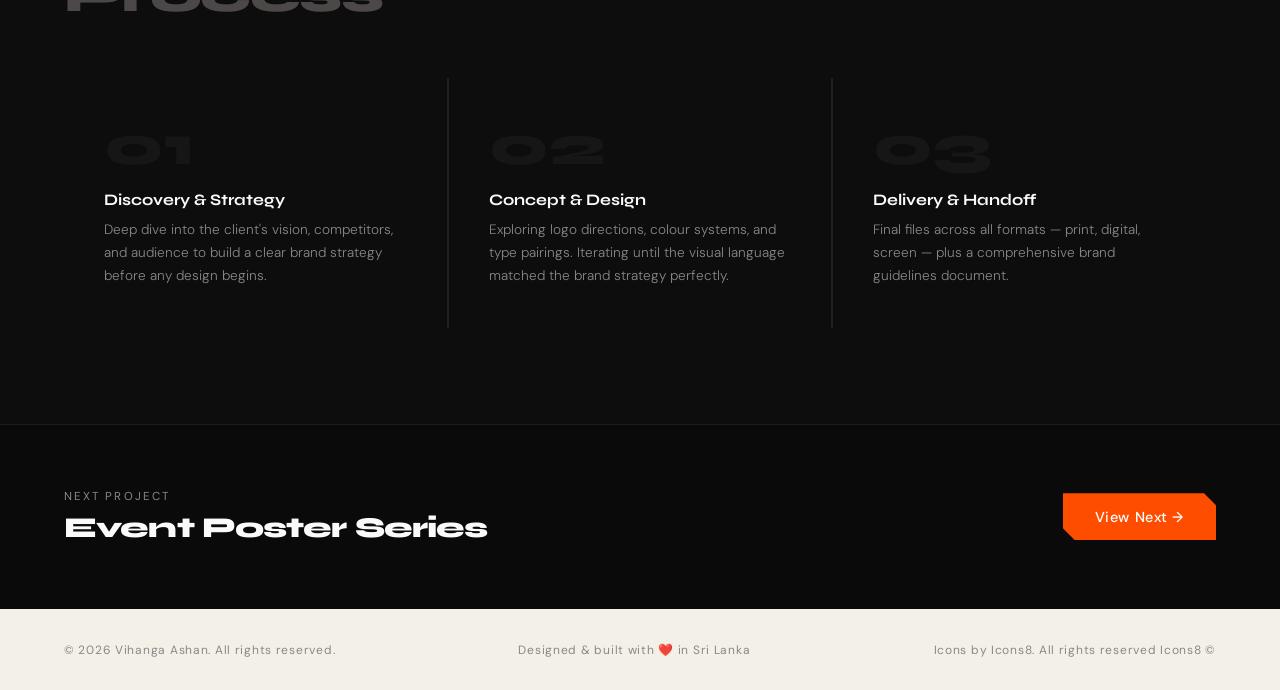
<file: project-nova.html>
<!DOCTYPE html>
<html lang="en">
<head>
  <meta charset="UTF-8">
  <meta name="viewport" content="width=device-width, initial-scale=1.0">
  <title>Nova Brand Identity System — Vihanga Ashan</title>
  <link href="https://fonts.googleapis.com/css2?family=Syne:wght@400;700;800&family=DM+Sans:ital,wght@0,300;0,400;0,500;1,300&display=swap" rel="stylesheet">
  <link rel="stylesheet" href="stylem.css">
  <link rel="stylesheet" href="project-page.css">
  <link rel="icon" type="image/png" href="Asset 1.png">
</head>
<body>

  <div class="cursor" id="cursor"></div>
  <div class="cursor-ring" id="cursorRing"></div>

  <nav>
    <a href="index.html" class="nav-logo"><img src="Asset 1.png" width="50px" height="50px"></a>
    <ul class="nav-links" id="navLinks">
      <li><a href="index.html#about" onclick="closeMenu()">About</a></li>
      <li><a href="index.html#skills" onclick="closeMenu()">Skills</a></li>
      <li><a href="index.html#projects" onclick="closeMenu()">Work</a></li>
      <li><a href="index.html#experience" onclick="closeMenu()">Experience</a></li>
      <li><a href="index.html#contact" onclick="closeMenu()">Contact</a></li>
    </ul>
    <button class="hamburger" id="hamburger" aria-label="Toggle menu">
      <span></span><span></span><span></span>
    </button>
  </nav>

  <!-- PROJECT HERO -->
  <header class="pj-hero">
    <div class="pj-hero-inner">
      <a href="index.html#projects" class="pj-back">← Back to Projects</a>
      <div class="pj-meta">
        <span class="pj-type">Branding · Web Design</span>
        <span class="pj-date">March 2024</span>
      </div>
      <h1 class="pj-title">Nova Brand Identity System</h1>
      <p class="pj-desc">A complete visual identity for a tech startup — logo, colour system, typography, brand guidelines, and a fully responsive landing page. Every element crafted to feel bold, modern, and scalable across all media.</p>
      <div class="pj-tags"><span class="project-tag">Figma</span> <span class="project-tag">Illustrator</span> <span class="project-tag">HTML/CSS</span> <span class="project-tag">Brand Strategy</span></div>
    </div>
    <div class="pj-cover">🚀</div>
  </header>

  <!-- OVERVIEW -->
  <div class="pj-overview">
    <div class="pj-ov-item"><div class="pj-ov-label">Client</div><div class="pj-ov-val">Nova Tech</div></div>
<div class="pj-ov-item"><div class="pj-ov-label">Category</div><div class="pj-ov-val">Branding & Web</div></div>
<div class="pj-ov-item"><div class="pj-ov-label">Duration</div><div class="pj-ov-val">6 Weeks</div></div>
<div class="pj-ov-item"><div class="pj-ov-label">Deliverables</div><div class="pj-ov-val">Logo, Guidelines, Landing Page</div></div>
  </div>

  <!-- GALLERY -->
  <section class="pj-gallery-section">
    <div class="section-label">Project Gallery</div>
    <h2 class="section-title pj-gallery-title">Brand Visuals</h2>
    <div class="pj-gallery">
      <div class="pj-gallery-item" onclick="openLb(0,galleryItems)" title="Primary Logo Lockup"><div class="pj-gallery-inner">🔷</div><div class="pj-gallery-cap">Primary Logo Lockup</div></div>
<div class="pj-gallery-item" onclick="openLb(1,galleryItems)" title="Colour Palette System"><div class="pj-gallery-inner">🎨</div><div class="pj-gallery-cap">Colour Palette System</div></div>
<div class="pj-gallery-item" onclick="openLb(2,galleryItems)" title="Typography Guide"><div class="pj-gallery-inner">📝</div><div class="pj-gallery-cap">Typography Guide</div></div>
<div class="pj-gallery-item" onclick="openLb(3,galleryItems)" title="Business Card Design"><div class="pj-gallery-inner">🖨️</div><div class="pj-gallery-cap">Business Card Design</div></div>
<div class="pj-gallery-item" onclick="openLb(4,galleryItems)" title="Landing Page — Desktop"><div class="pj-gallery-inner">💻</div><div class="pj-gallery-cap">Landing Page — Desktop</div></div>
<div class="pj-gallery-item" onclick="openLb(5,galleryItems)" title="Landing Page — Mobile"><div class="pj-gallery-inner">📱</div><div class="pj-gallery-cap">Landing Page — Mobile</div></div>
<div class="pj-gallery-item" onclick="openLb(6,galleryItems)" title="Brand Pattern & Icons"><div class="pj-gallery-inner">🏷️</div><div class="pj-gallery-cap">Brand Pattern & Icons</div></div>
<div class="pj-gallery-item" onclick="openLb(7,galleryItems)" title="Packaging Mockup"><div class="pj-gallery-inner">📦</div><div class="pj-gallery-cap">Packaging Mockup</div></div>
    </div>
  </section>

  <!-- PROCESS -->
  <section class="pj-process-section">
    <div class="section-label">How It Was Made</div>
    <h2 class="section-title">Process</h2>
    <div class="pj-process-grid">
      <div class="pj-step"><div class="pj-step-num">01</div><div class="pj-step-title">Discovery & Strategy</div><div class="pj-step-desc">Deep dive into the client's vision, competitors, and audience to build a clear brand strategy before any design begins.</div></div>
<div class="pj-step"><div class="pj-step-num">02</div><div class="pj-step-title">Concept & Design</div><div class="pj-step-desc">Exploring logo directions, colour systems, and type pairings. Iterating until the visual language matched the brand strategy perfectly.</div></div>
<div class="pj-step"><div class="pj-step-num">03</div><div class="pj-step-title">Delivery & Handoff</div><div class="pj-step-desc">Final files across all formats — print, digital, screen — plus a comprehensive brand guidelines document.</div></div>
    </div>
  </section>

  <!-- NEXT PROJECT -->
  <div class="pj-next">
    <div>
      <div class="pj-next-label">Next Project</div>
      <div class="pj-next-title">Event Poster Series</div>
    </div>
    <a href="project-poster.html" class="btn-primary">View Next →</a>
  </div>

  <!-- LIGHTBOX -->
  <div class="pj-lightbox" id="lightbox" onclick="closeLightbox()">
    <button class="pj-lb-close" onclick="closeLightbox()">✕</button>
    <button class="pj-lb-prev" onclick="event.stopPropagation();shiftLb(-1)">‹</button>
    <div class="pj-lb-img" id="lbImg"></div>
    <button class="pj-lb-next" onclick="event.stopPropagation();shiftLb(1)">›</button>
    <div class="pj-lb-caption" id="lbCaption"></div>
  </div>

  <footer>
    <p>© 2026 Vihanga Ashan. All rights reserved.</p>
    <p>Designed &amp; built with ❤️ in Sri Lanka</p>
    <p>Icons by Icons8. All rights reserved Icons8 &copy;</p>
  </footer>

  
<script>const galleryItems = [{"emoji": "\ud83d\udd37", "caption": "Primary Logo Lockup"}, {"emoji": "\ud83c\udfa8", "caption": "Colour Palette System"}, {"emoji": "\ud83d\udcdd", "caption": "Typography Guide"}, {"emoji": "\ud83d\udda8\ufe0f", "caption": "Business Card Design"}, {"emoji": "\ud83d\udcbb", "caption": "Landing Page \u2014 Desktop"}, {"emoji": "\ud83d\udcf1", "caption": "Landing Page \u2014 Mobile"}, {"emoji": "\ud83c\udff7\ufe0f", "caption": "Brand Pattern & Icons"}, {"emoji": "\ud83d\udce6", "caption": "Packaging Mockup"}];</script>
<script src="por.js"></script>
  <script src="project-page.js"></script>
</body>
</html>
</file>
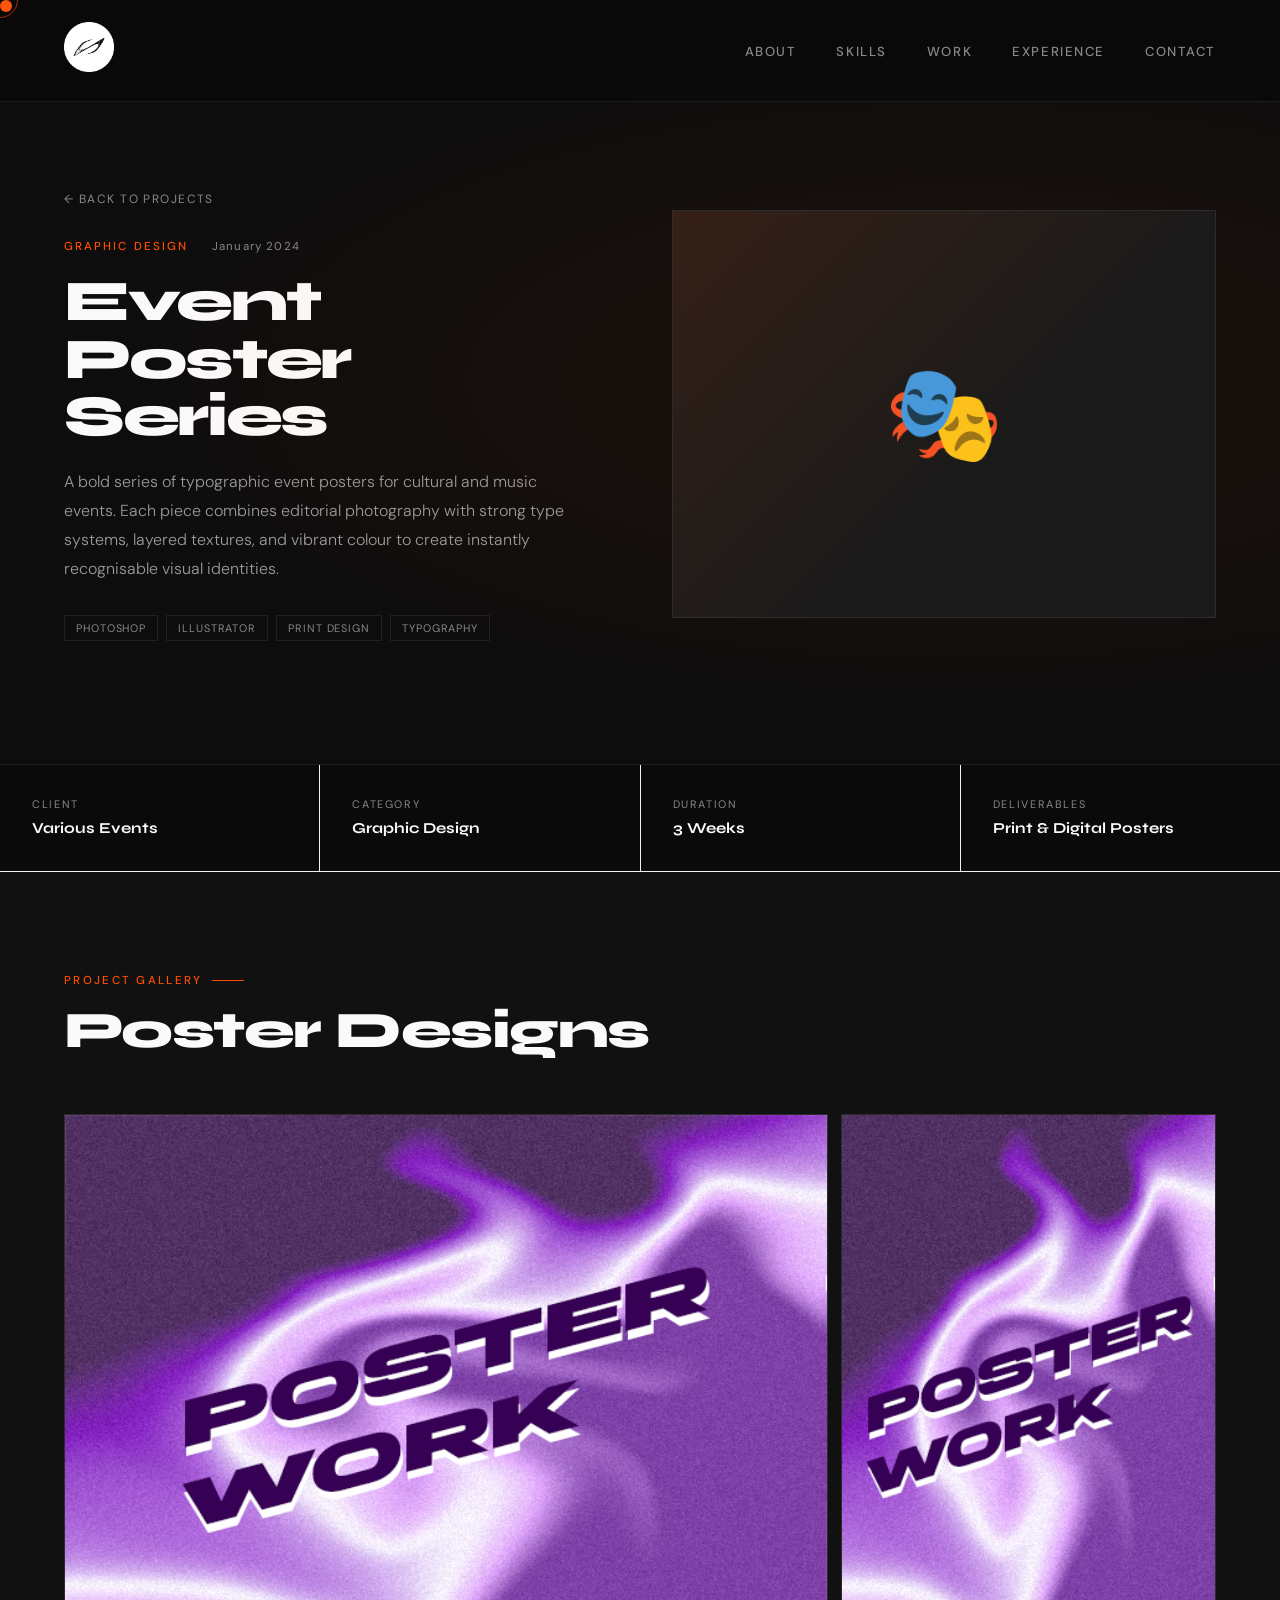
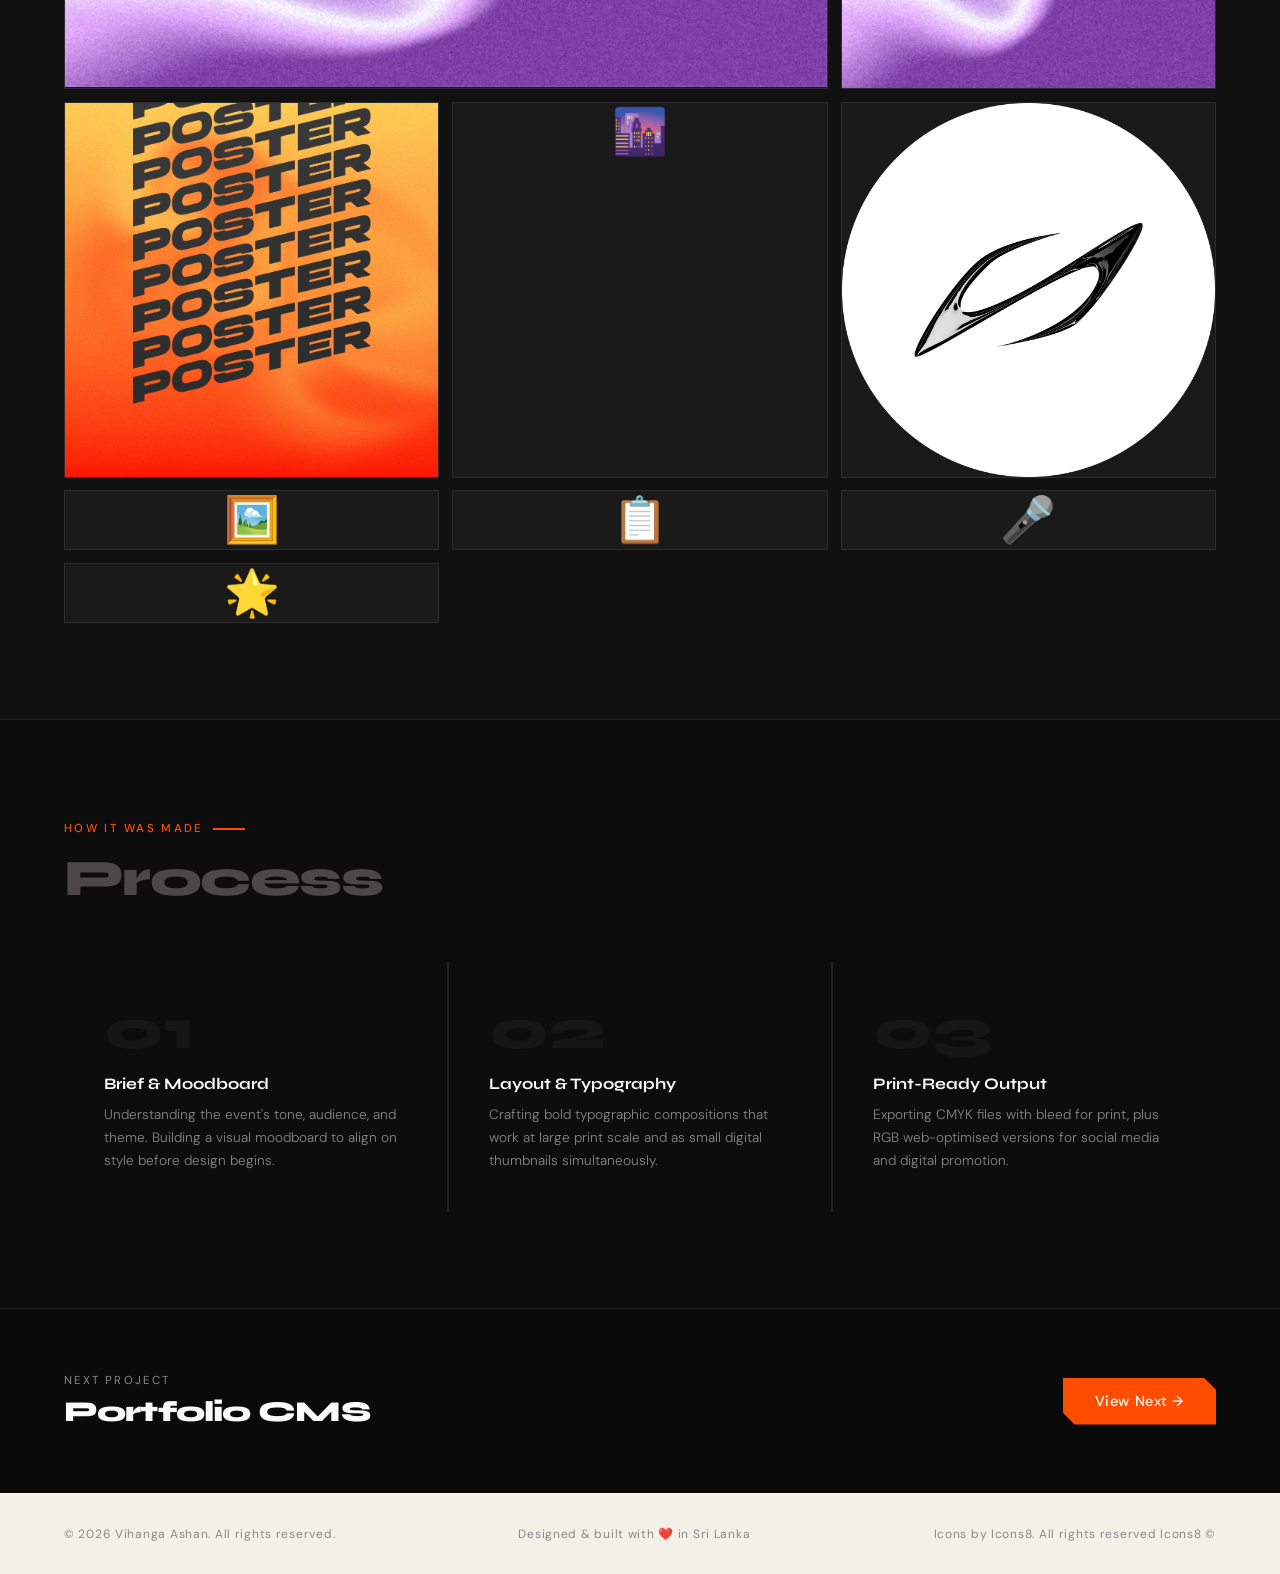
<file: project-poster.html>
<!DOCTYPE html>
<html lang="en">
<head>
  <meta charset="UTF-8">
  <meta name="viewport" content="width=device-width, initial-scale=1.0">
  <title>Event Poster Series — Vihanga Ashan</title>
  <link href="https://fonts.googleapis.com/css2?family=Syne:wght@400;700;800&family=DM+Sans:ital,wght@0,300;0,400;0,500;1,300&display=swap" rel="stylesheet">
  <link rel="stylesheet" href="stylem.css">
  <link rel="stylesheet" href="project-page.css">
  <link rel="icon" type="image/png" href="Asset 1.png">
</head>
<body>

  <div class="cursor" id="cursor"></div>
  <div class="cursor-ring" id="cursorRing"></div>

  <nav>
    <a href="index.html" class="nav-logo"><img src="Asset 1.png" width="50px" height="50px"></a>
    <ul class="nav-links" id="navLinks">
      <li><a href="index.html#about" onclick="closeMenu()">About</a></li>
      <li><a href="index.html#skills" onclick="closeMenu()">Skills</a></li>
      <li><a href="index.html#projects" onclick="closeMenu()">Work</a></li>
      <li><a href="index.html#experience" onclick="closeMenu()">Experience</a></li>
      <li><a href="index.html#contact" onclick="closeMenu()">Contact</a></li>
    </ul>
    <button class="hamburger" id="hamburger" aria-label="Toggle menu">
      <span></span><span></span><span></span>
    </button>
  </nav>

  <!-- PROJECT HERO -->
  <header class="pj-hero">
    <div class="pj-hero-inner">
      <a href="index.html#projects" class="pj-back">← Back to Projects</a>
      <div class="pj-meta">
        <span class="pj-type">Graphic Design</span>
        <span class="pj-date">January 2024</span>
      </div>
      <h1 class="pj-title">Event Poster Series</h1>
      <p class="pj-desc">A bold series of typographic event posters for cultural and music events. Each piece combines editorial photography with strong type systems, layered textures, and vibrant colour to create instantly recognisable visual identities.</p>
      <div class="pj-tags"><span class="project-tag">Photoshop</span> <span class="project-tag">Illustrator</span> <span class="project-tag">Print Design</span> <span class="project-tag">Typography</span></div>
    </div>
    <div class="pj-cover">🎭</div>
  </header>

  <!-- OVERVIEW -->
  <div class="pj-overview">
    <div class="pj-ov-item"><div class="pj-ov-label">Client</div><div class="pj-ov-val">Various Events</div></div>
<div class="pj-ov-item"><div class="pj-ov-label">Category</div><div class="pj-ov-val">Graphic Design</div></div>
<div class="pj-ov-item"><div class="pj-ov-label">Duration</div><div class="pj-ov-val">3 Weeks</div></div>
<div class="pj-ov-item"><div class="pj-ov-label">Deliverables</div><div class="pj-ov-val">Print & Digital Posters</div></div>
  </div>

  <!-- GALLERY -->
  <section class="pj-gallery-section">
    <div class="section-label">Project Gallery</div>
    <h2 class="section-title pj-gallery-title">Poster Designs</h2>
    <div class="pj-gallery">
      <div class="pj-gallery-item" onclick="openLb(0,galleryItems)" title="Music Festival Poster — Main"><div class="pj-gallery-inner"><img src="poster1 work.png"></div><div class="pj-gallery-cap">Music Festival Poster — Main</div></div>
      <div class="pj-gallery-item" onclick="openLb(1,galleryItems)" title="Theatre Night Poster"><div class="pj-gallery-inner"><img src="poster work.png"> </div><div class="pj-gallery-cap">Theatre Night Poster</div></div>
      <div class="pj-gallery-item" onclick="openLb(2,galleryItems)" title="Concert Series — Vol. 1"><div class="pj-gallery-inner"><img src="poster3.png"></div><div class="pj-gallery-cap">Concert Series — Vol. 1</div></div>
      <div class="pj-gallery-item" onclick="openLb(3,galleryItems)" title="City Arts Poster"><div class="pj-gallery-inner">🌆</div><div class="pj-gallery-cap">City Arts Poster</div></div>
      <div class="pj-gallery-item" onclick="openLb(4,galleryItems)" title="Cultural Fair Poster"><div class="pj-gallery-inner"><img src="Asset 1.png" alt="myimage"> </div><div class="pj-gallery-cap">Cultural Fair Poster</div></div>
      <div class="pj-gallery-item" onclick="openLb(5,galleryItems)" title="Art Exhibition Flyer"><div class="pj-gallery-inner">🖼️</div><div class="pj-gallery-cap">Art Exhibition Flyer</div></div>
      <div class="pj-gallery-item" onclick="openLb(6,galleryItems)" title="Event Program Cover"><div class="pj-gallery-inner">📋</div><div class="pj-gallery-cap">Event Program Cover</div></div>
      <div class="pj-gallery-item" onclick="openLb(7,galleryItems)" title="Open Mic Night Poster"><div class="pj-gallery-inner">🎤</div><div class="pj-gallery-cap">Open Mic Night Poster</div></div>
      <div class="pj-gallery-item" onclick="openLb(8,galleryItems)" title="Gala Dinner Invitation"><div class="pj-gallery-inner">🌟</div><div class="pj-gallery-cap">Gala Dinner Invitation</div></div>
    </div>
  </section>

  <!-- PROCESS -->
  <section class="pj-process-section">
    <div class="section-label">How It Was Made</div>
    <h2 class="section-title">Process</h2>
    <div class="pj-process-grid">
      <div class="pj-step"><div class="pj-step-num">01</div><div class="pj-step-title">Brief & Moodboard</div><div class="pj-step-desc">Understanding the event's tone, audience, and theme. Building a visual moodboard to align on style before design begins.</div></div>
<div class="pj-step"><div class="pj-step-num">02</div><div class="pj-step-title">Layout & Typography</div><div class="pj-step-desc">Crafting bold typographic compositions that work at large print scale and as small digital thumbnails simultaneously.</div></div>
<div class="pj-step"><div class="pj-step-num">03</div><div class="pj-step-title">Print-Ready Output</div><div class="pj-step-desc">Exporting CMYK files with bleed for print, plus RGB web-optimised versions for social media and digital promotion.</div></div>
    </div>
  </section>

  <!-- NEXT PROJECT -->
  <div class="pj-next">
    <div>
      <div class="pj-next-label">Next Project</div>
      <div class="pj-next-title">Portfolio CMS</div>
    </div>
    <a href="project-cms.html" class="btn-primary">View Next →</a>
  </div>

  <!-- LIGHTBOX -->
  <div class="pj-lightbox" id="lightbox" onclick="closeLightbox()">
    <button class="pj-lb-close" onclick="closeLightbox()">✕</button>
    <button class="pj-lb-prev" onclick="event.stopPropagation();shiftLb(-1)">‹</button>
    <div class="pj-lb-img" id="lbImg"></div>
    <button class="pj-lb-next" onclick="event.stopPropagation();shiftLb(1)">›</button>
    <div class="pj-lb-caption" id="lbCaption"></div>
  </div>

  <footer>
    <p>© 2026 Vihanga Ashan. All rights reserved.</p>
    <p>Designed &amp; built with ❤️ in Sri Lanka</p>
    <p>Icons by Icons8. All rights reserved Icons8 &copy;</p>
  </footer>

  
<!--<script>
const galleryItems = [{"emoji": "\ud83c\udfa8", "caption": "Music Festival Poster \u2014 Main"}, 
{"emoji": "\ud83c\udfad", "caption": "Theatre Night Poster"}, 
{"emoji": "\ud83c\udfb5", "caption": "Concert Series \u2014 Vol. 1"}, 
{"emoji": "\ud83c\udf06", "caption": "City Arts Poster"}, 
{"emoji": "\ud83c\udfaa", "caption": "Cultural Fair Poster"}, 
{"emoji": "\ud83d\uddbc\ufe0f", "caption": "Art Exhibition Flyer"}, 
{"emoji": "\ud83d\udccb", "caption": "Event Program Cover"}, 
{"emoji": "\ud83c\udfa4", "caption": "Open Mic Night Poster"},
{"emoji": "\ud83c\udf1f", "caption": "Gala Dinner Invitation"}];
</script>-->
<script src="por.js"></script>
<script src="project-page.js"></script>
</body>
</html>
</file>
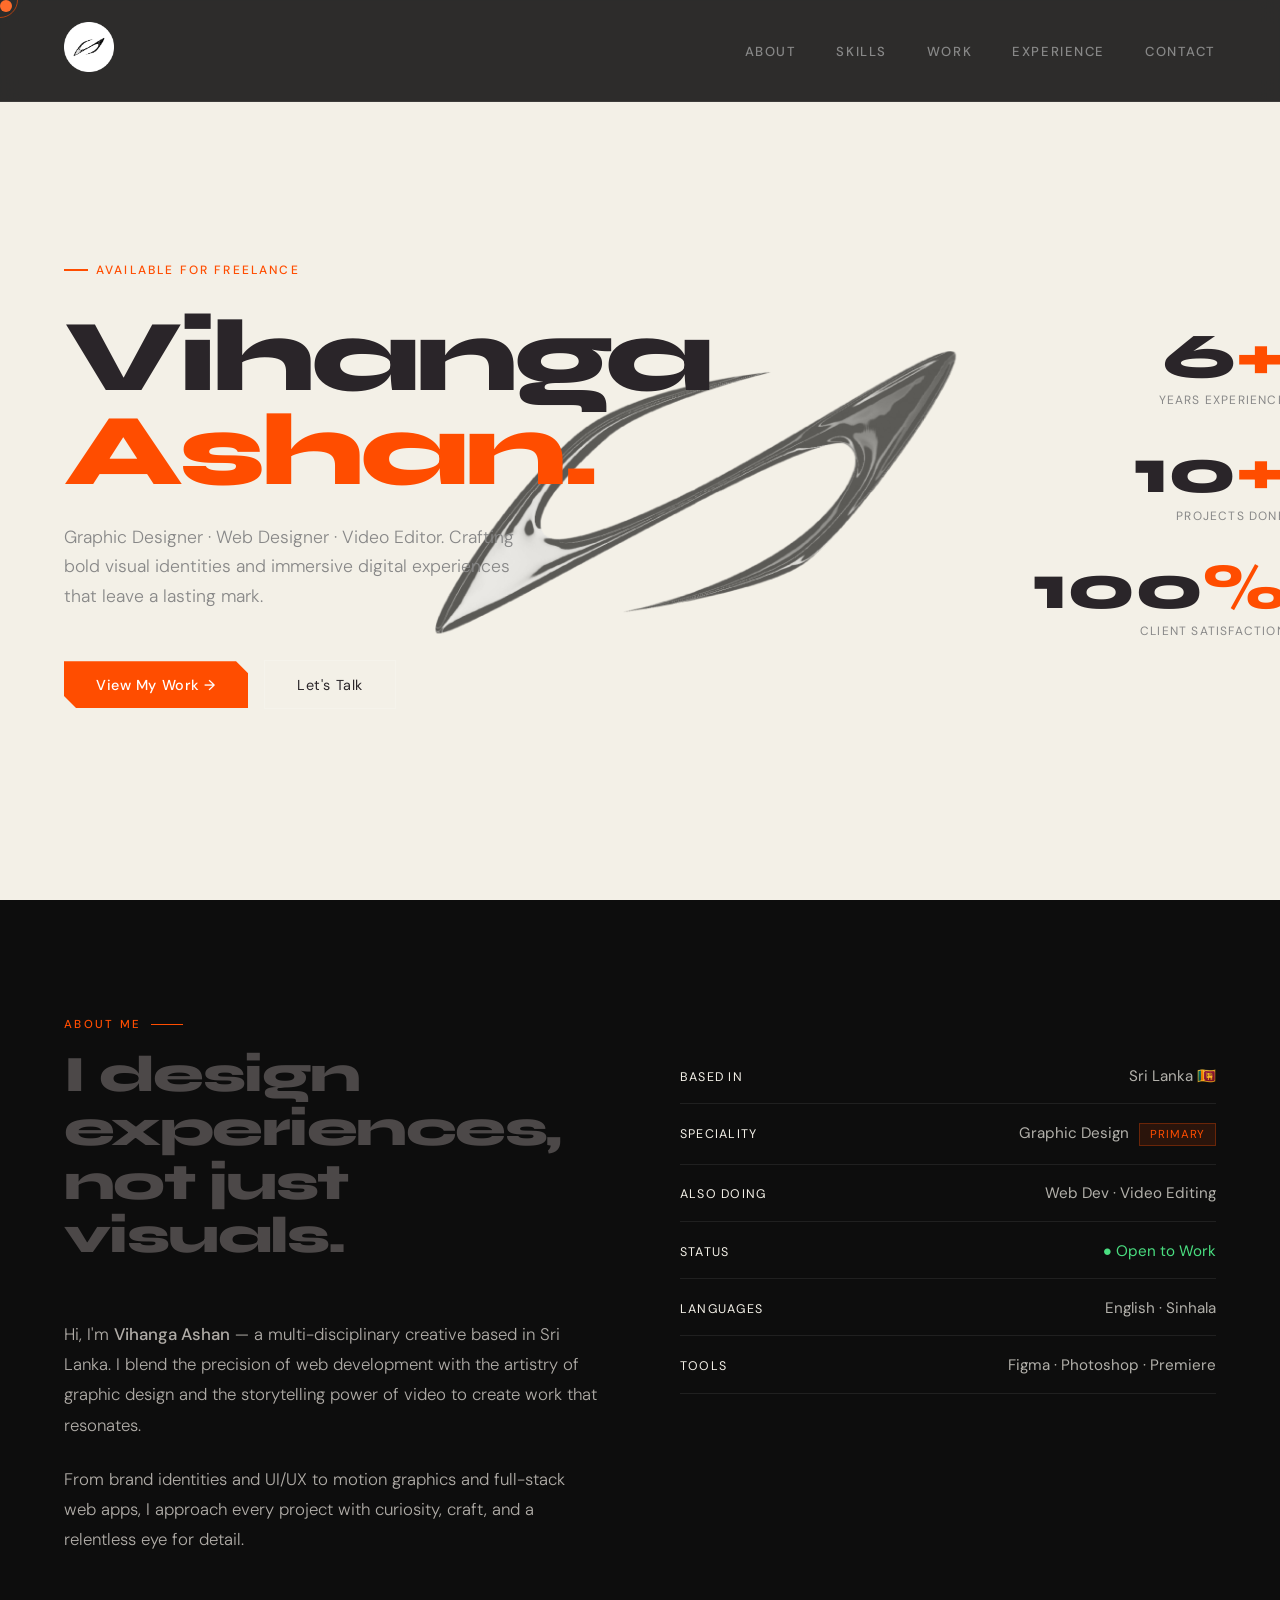
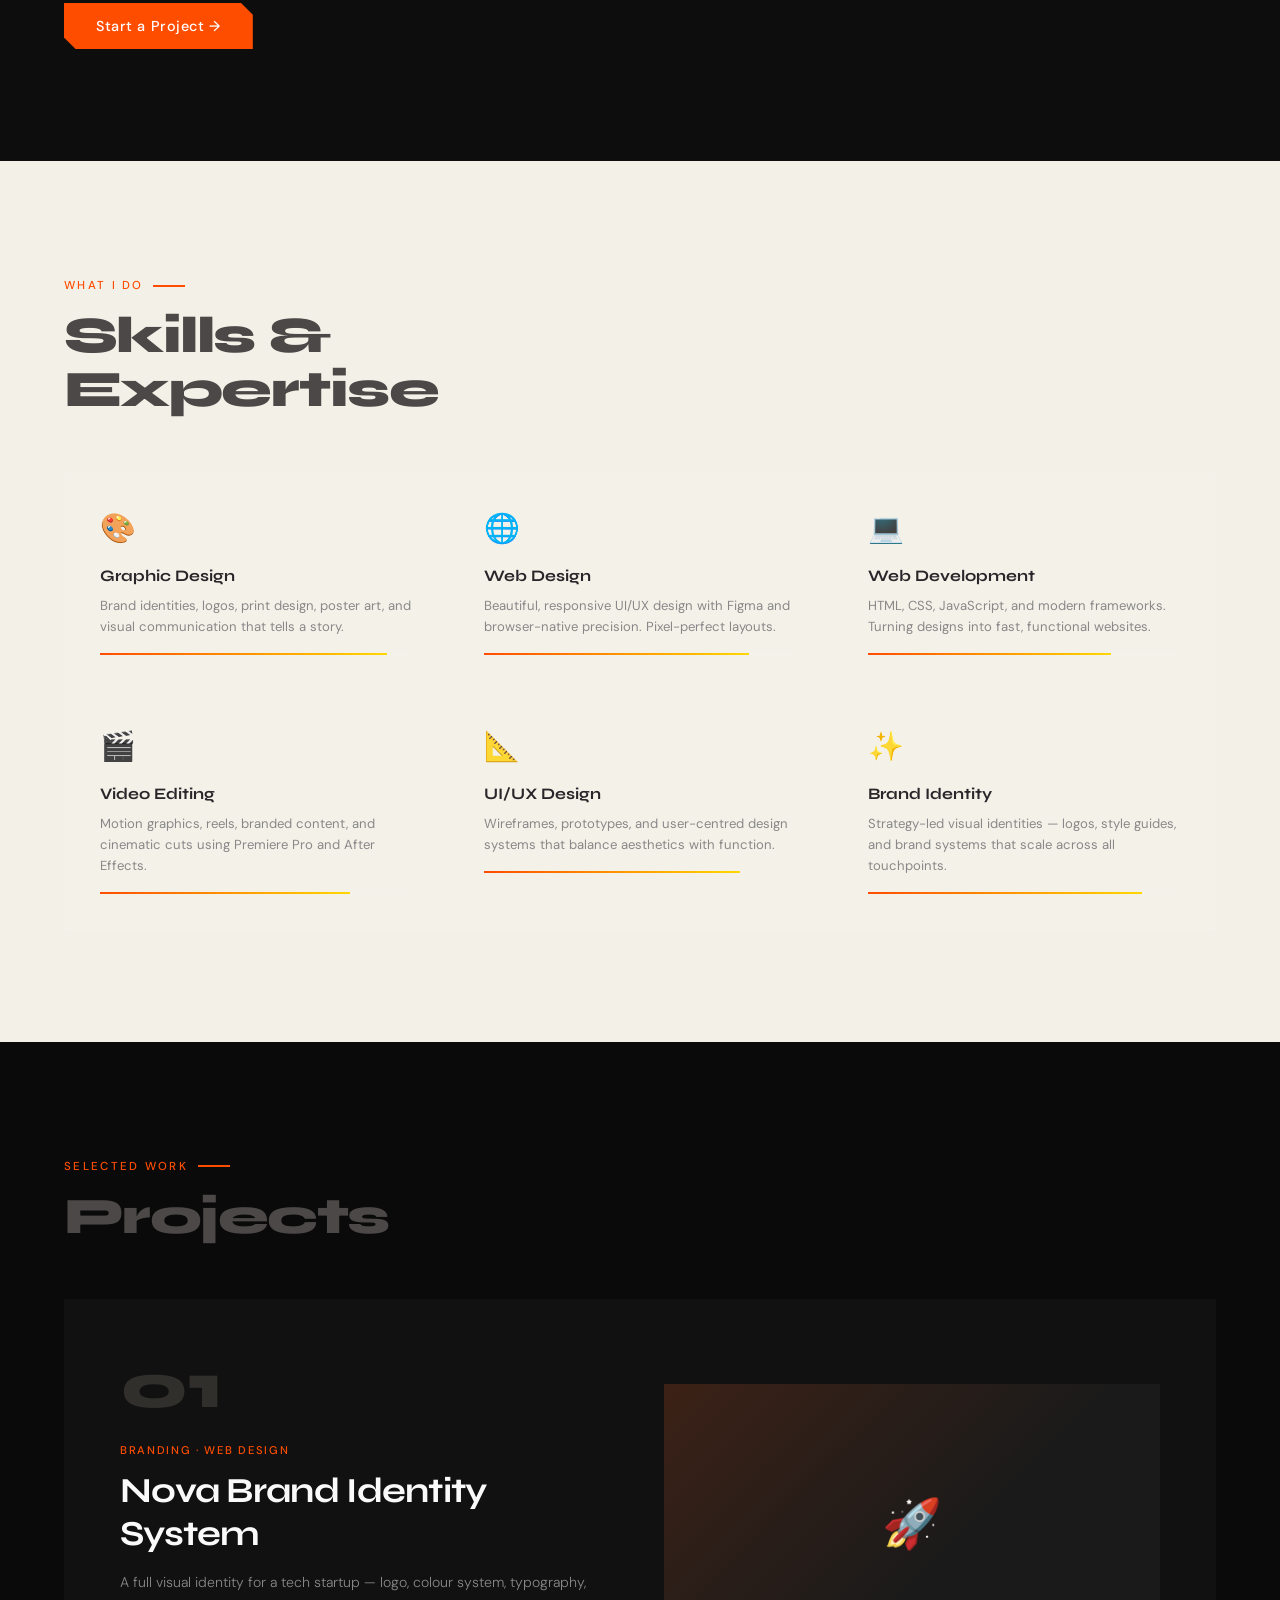
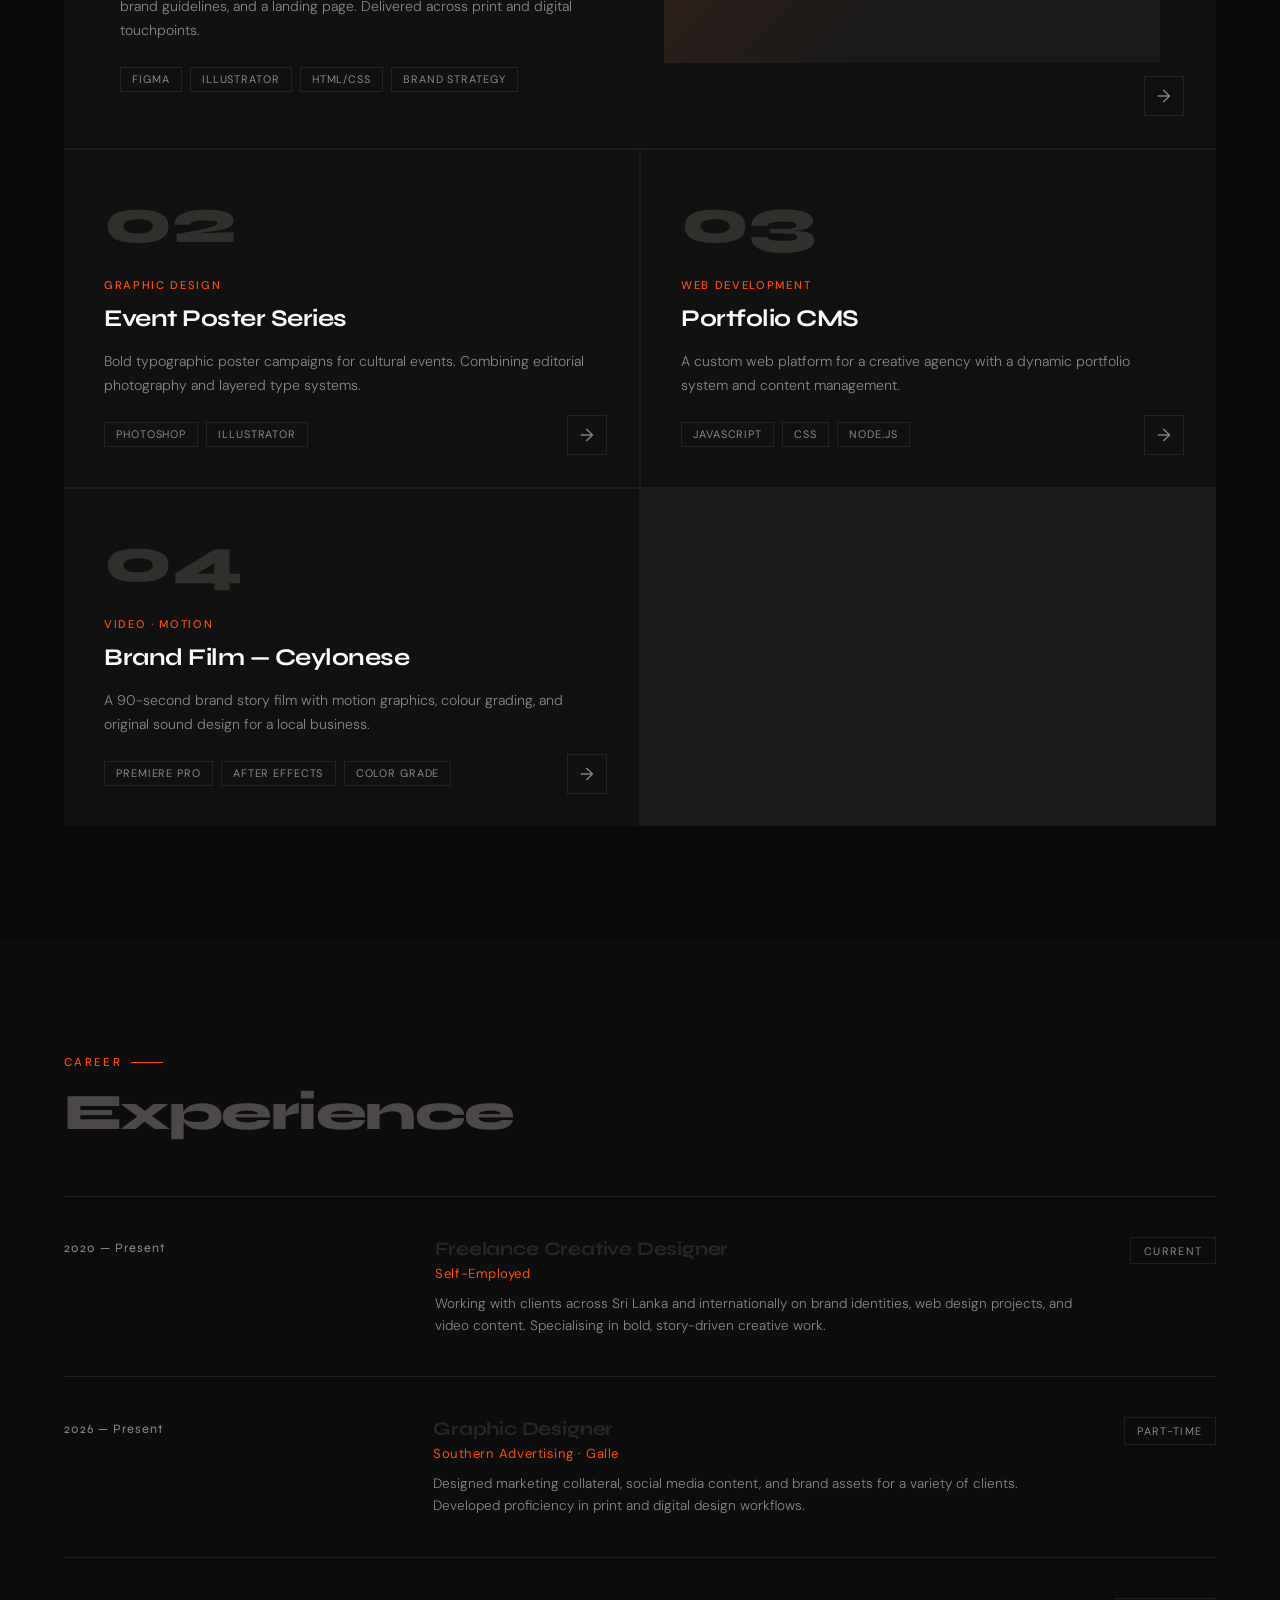
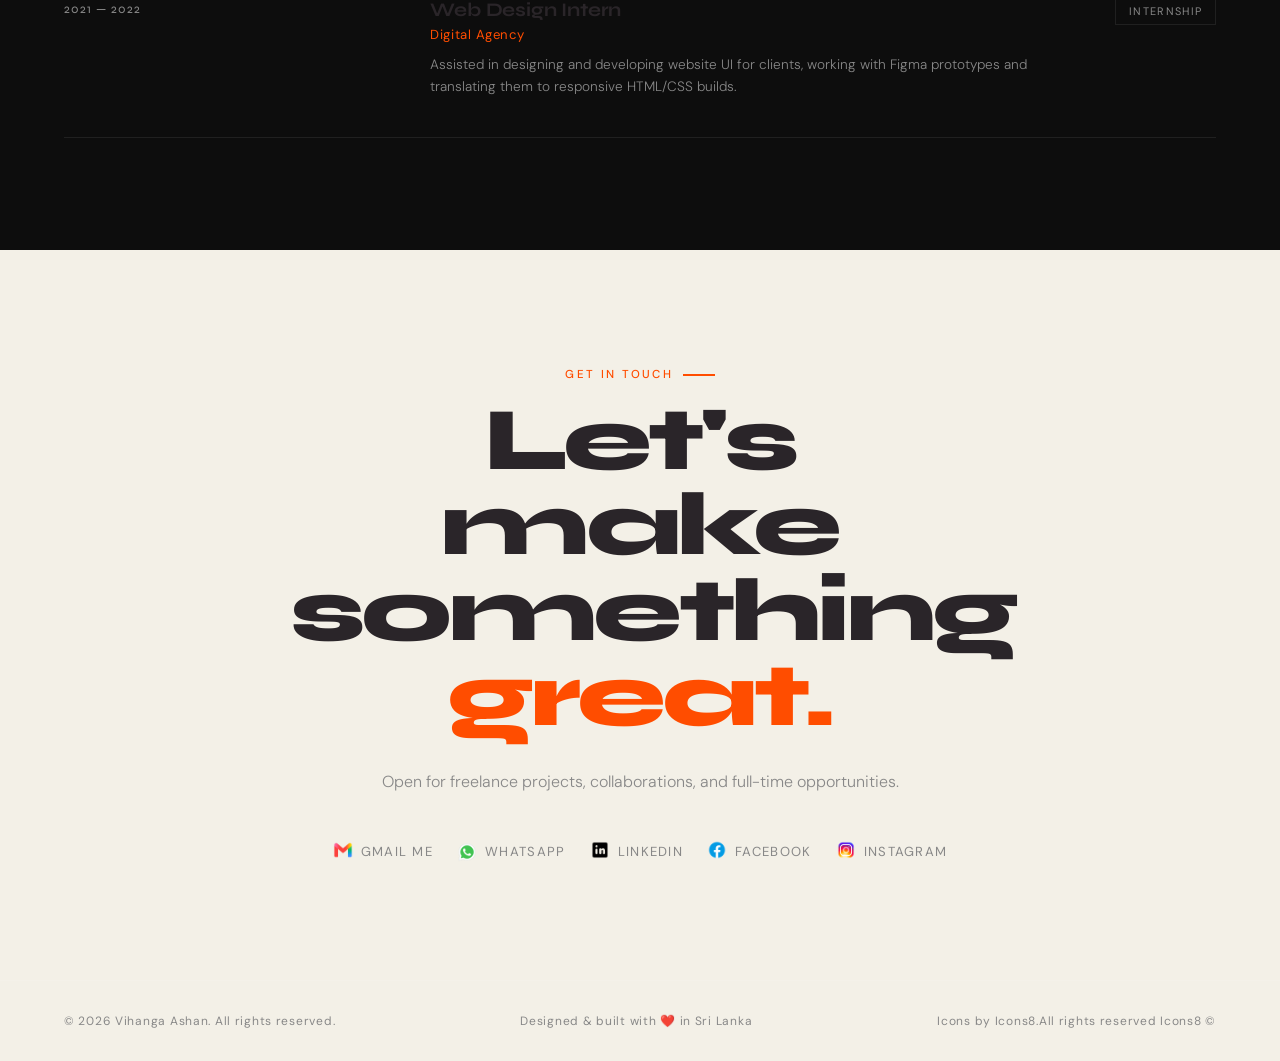
<file: vihanga-ashan-portfolio.html>
<!DOCTYPE html>
<html lang="en">
<head>
<meta charset="UTF-8">
<meta name="viewport" content="width=device-width, initial-scale=1.0">
<title>Vihanga Ashan — Creative Designer & Developer</title>
<meta name="description" content="Portfolio of Vihanga Ashan — Graphic Designer, Web Designer & Video Editor based in Sri Lanka.">
<link href="https://fonts.googleapis.com/css2?family=Syne:wght@400;700;800&family=DM+Sans:ital,wght@0,300;0,400;0,500;1,300&display=swap" rel="stylesheet">

<!-- Stylesheet -->
<link rel="stylesheet" href="stylem.css">

<!--Script-->
<script src="por.js" defer></script>

</head>
<body>

<div class="cursor" id="cursor"></div>
<div class="cursor-ring" id="cursorRing"></div>

<nav>
  <a href="#home" class="nav-logo"><img src="Asset 1.png" width="50px" height="50px"></a>
  <ul class="nav-links" id="navLinks">
    <li><a href="#about" onclick="closeMenu()">About</a></li>
    <li><a href="#skills" onclick="closeMenu()">Skills</a></li>
    <li><a href="#projects" onclick="closeMenu()">Work</a></li>
    <li><a href="#experience" onclick="closeMenu()">Experience</a></li>
    <li><a href="#contact" onclick="closeMenu()">Contact</a></li>
  </ul>
  <button class="hamburger" id="hamburger" aria-label="Toggle menu">
    <span></span><span></span><span></span>
  </button>
</nav>

<!-- HERO -->
<section class="hero" id="home">
  <div class="hero-bg-png fade-up1 delay-6"></div>
  <div class="hero-content">
    <div class="hero-tag fade-up">Available for freelance</div>
    <h1 class="hero-name">
      <div class="fade-up delay-1">Vihanga</div>
      <div class="line2 fade-up delay-2">Ashan.</div>
    </h1>
    <p class="hero-desc fade-up delay-3">
      Graphic Designer · Web Designer · Video Editor. Crafting bold visual identities and immersive digital experiences that leave a lasting mark.
    </p>
    <div class="hero-cta fade-up delay-4">
      <a href="#projects" class="btn-primary">View My Work →</a>
      <a href="#contact" class="btn-secondary">Let's Talk</a>
    </div>
  </div>
  <div class="hero-stats align">
      <div class="stat-item">
        <div class="stat-num">6<span>+</span></div>
        <div class="stat-label">Years Experience</div>
      </div>
      <div class="stat-item">
        <div class="stat-num">10<span>+</span></div>
        <div class="stat-label">Projects Done</div>
      </div>
      <div class="stat-item">
        <div class="stat-num">100<span>%</span></div>
        <div class="stat-label">Client Satisfaction</div>
      </div>
</div>
</section>


<!-- ABOUT -->
<section id="about">
  <div class="section-label">About Me</div>
  <div class="about-grid">
    <div class="about-text reveal">
      <h2 class="section-title">I design<br>experiences,<br>not just visuals.</h2>
      <p>Hi, I'm <strong>Vihanga Ashan</strong> — a multi-disciplinary creative based in Sri Lanka. I blend the precision of web development with the artistry of graphic design and the storytelling power of video to create work that resonates.</p>
      <p>From brand identities and UI/UX to motion graphics and full-stack web apps, I approach every project with curiosity, craft, and a relentless eye for detail.</p>
      <a href="#contact" class="btn-primary" style="margin-top: 1.5rem; display: inline-flex;">Start a Project →</a>
    </div>
    <div class="reveal" style="transition-delay: 0.2s">
      <div class="about-facts">
        <div class="fact-row">
          <span class="fact-key">Based in</span>
          <span class="fact-val">Sri Lanka 🇱🇰</span>
        </div>
        <div class="fact-row">
          <span class="fact-key">Speciality</span>
          <span class="fact-val">Graphic Design <span class="tag">Primary</span></span>
        </div>
        <div class="fact-row">
          <span class="fact-key">Also doing</span>
          <span class="fact-val">Web Dev · Video Editing</span>
        </div>
        <div class="fact-row">
          <span class="fact-key">Status</span>
          <span class="fact-val" style="color: #4ade80;">● Open to Work</span>
        </div>
        <div class="fact-row">
          <span class="fact-key">Languages</span>
          <span class="fact-val">English · Sinhala</span>
        </div>
        <div class="fact-row">
          <span class="fact-key">Tools</span>
          <span class="fact-val">Figma · Photoshop · Premiere</span>
        </div>
      </div>
    </div>
  </div>
</section>

<!-- SKILLS -->
<section id="skills">
  <div class="section-label">What I Do</div>
  <h2 class="section-title reveal">Skills &amp;<br>Expertise</h2>
  <div class="skills-grid reveal">
    <div class="skill-card">
      <div class="skill-icon">🎨</div>
      <div class="skill-name">Graphic Design</div>
      <div class="skill-desc">Brand identities, logos, print design, poster art, and visual communication that tells a story.</div>
      <div class="skill-bar-wrap"><div class="skill-bar" data-width="92"></div></div>
    </div>
    <div class="skill-card">
      <div class="skill-icon">🌐</div>
      <div class="skill-name">Web Design</div>
      <div class="skill-desc">Beautiful, responsive UI/UX design with Figma and browser-native precision. Pixel-perfect layouts.</div>
      <div class="skill-bar-wrap"><div class="skill-bar" data-width="85"></div></div>
    </div>
    <div class="skill-card">
      <div class="skill-icon">💻</div>
      <div class="skill-name">Web Development</div>
      <div class="skill-desc">HTML, CSS, JavaScript, and modern frameworks. Turning designs into fast, functional websites.</div>
      <div class="skill-bar-wrap"><div class="skill-bar" data-width="78"></div></div>
    </div>
    <div class="skill-card">
      <div class="skill-icon">🎬</div>
      <div class="skill-name">Video Editing</div>
      <div class="skill-desc">Motion graphics, reels, branded content, and cinematic cuts using Premiere Pro and After Effects.</div>
      <div class="skill-bar-wrap"><div class="skill-bar" data-width="80"></div></div>
    </div>
    <div class="skill-card">
      <div class="skill-icon">📐</div>
      <div class="skill-name">UI/UX Design</div>
      <div class="skill-desc">Wireframes, prototypes, and user-centred design systems that balance aesthetics with function.</div>
      <div class="skill-bar-wrap"><div class="skill-bar" data-width="82"></div></div>
    </div>
    <div class="skill-card">
      <div class="skill-icon">✨</div>
      <div class="skill-name">Brand Identity</div>
      <div class="skill-desc">Strategy-led visual identities — logos, style guides, and brand systems that scale across all touchpoints.</div>
      <div class="skill-bar-wrap"><div class="skill-bar" data-width="88"></div></div>
    </div>
  </div>
</section>

<!-- PROJECTS -->
<section id="projects">
  <div class="section-label">Selected Work</div>
  <h2 class="section-title reveal">Projects</h2>
  <div class="projects-grid reveal">
    <div class="project-card featured">
      <div>
        <div class="project-num">01</div>
        <div class="project-type">Branding · Web Design</div>
        <h3 class="project-title">Nova Brand Identity System</h3>
        <p class="project-desc">A full visual identity for a tech startup — logo, colour system, typography, brand guidelines, and a landing page. Delivered across print and digital touchpoints.</p>
        <div class="project-tags">
          <span class="project-tag">Figma</span>
          <span class="project-tag">Illustrator</span>
          <span class="project-tag">HTML/CSS</span>
          <span class="project-tag">Brand Strategy</span>
        </div>
      </div>
      <div class="project-preview">🚀</div>
      <div class="project-arrow">→</div>
    </div>

    <div class="project-card">
      <div class="project-num">02</div>
      <div class="project-type">Graphic Design</div>
      <h3 class="project-title">Event Poster Series</h3>
      <p class="project-desc">Bold typographic poster campaigns for cultural events. Combining editorial photography and layered type systems.</p>
      <div class="project-tags">
        <span class="project-tag">Photoshop</span>
        <span class="project-tag">Illustrator</span>
      </div>
      <div class="project-arrow">→</div>
    </div>

    <div class="project-card">
      <div class="project-num">03</div>
      <div class="project-type">Web Development</div>
      <h3 class="project-title">Portfolio CMS</h3>
      <p class="project-desc">A custom web platform for a creative agency with a dynamic portfolio system and content management.</p>
      <div class="project-tags">
        <span class="project-tag">JavaScript</span>
        <span class="project-tag">CSS</span>
        <span class="project-tag">Node.js</span>
      </div>
      <div class="project-arrow">→</div>
    </div>

    <div class="project-card">
      <div class="project-num">04</div>
      <div class="project-type">Video · Motion</div>
      <h3 class="project-title">Brand Film — Ceylonese</h3>
      <p class="project-desc">A 90-second brand story film with motion graphics, colour grading, and original sound design for a local business.</p>
      <div class="project-tags">
        <span class="project-tag">Premiere Pro</span>
        <span class="project-tag">After Effects</span>
        <span class="project-tag">Color Grade</span>
      </div>
      <div class="project-arrow">→</div>
    </div>
  </div>
</section>

<!-- EXPERIENCE -->
<section id="experience">
  <div class="section-label">Career</div>
  <h2 class="section-title reveal">Experience</h2>
  <div class="exp-list reveal">
    <div class="exp-item">
      <div class="exp-year">2020 — Present</div>
      <div>
        <div class="exp-role">Freelance Creative Designer</div>
        <div class="exp-company">Self-Employed</div>
        <div class="exp-detail">Working with clients across Sri Lanka and internationally on brand identities, web design projects, and video content. Specialising in bold, story-driven creative work.</div>
      </div>
      <div class="exp-badge">Current</div>
    </div>
    <div class="exp-item">
      <div class="exp-year">2026 — Present</div>
      <div>
        <div class="exp-role">Graphic Designer</div>
        <div class="exp-company">Southern Advertising · Galle</div>
        <div class="exp-detail">Designed marketing collateral, social media content, and brand assets for a variety of clients. Developed proficiency in print and digital design workflows.</div>
      </div>
      <div class="exp-badge">Part-time</div>
    </div>
    <div class="exp-item">
      <div class="exp-year">2021 — 2022</div>
      <div>
        <div class="exp-role">Web Design Intern</div>
        <div class="exp-company">Digital Agency</div>
        <div class="exp-detail">Assisted in designing and developing website UI for clients, working with Figma prototypes and translating them to responsive HTML/CSS builds.</div>
      </div>
      <div class="exp-badge">Internship</div>
    </div>
  </div>
</section>

<!-- CONTACT -->
<section id="contact">
  <div class="contact-inner">
    <div class="section-label" style="justify-content: center;">Get In Touch</div>
    <h2 class="contact-big reveal">
      Let's make<br>something <span class="highlight">great.</span>
    </h2>
    <p class="contact-sub reveal">Open for freelance projects, collaborations, and full-time opportunities.</p>
    <div class="contact-links reveal">
      <a href="https://mail.google.com:vihagaashan3@gmail.com" target="_blank" rel="noopener noreferrer" class="contact-link"><img src="gmail-48.png" alt="Clickable GIF" style="width: 20px;" class="contact-link">Gmail Me</a>
      <a href="http://wa.me/94726854859" target="_blank" rel="noopener noreferrer" class="contact-link"><img src="whatsapp.apng.png" alt="Clickable GIF" style="width: 20px;">Whatsapp</a>
      <a href="https://www.linkedin.com/in/vihaga-ashan-9348ba3b3" target="_blank" rel="noopener noreferrer" class="contact-link"><img src="linkedin-48.apng.png" alt="Clickable GIF" style="width: 20px;" class="contact-link">LinkedIn</a>
      <a href="https://www.facebook.com/share/18f7zwTvtu/?mibextid=wwXIfr" target="_blank" rel="noopener noreferrer" class="contact-link"><img src="facebook.apng.png" alt="Clickable GIF" style="width: 20px;" class="contact-link">Facebook</a>
      <a href="https://www.instagram.com/_click_creation_?utm_source=qr" target="_blank" rel="noopener noreferrer" class="contact-link"><img src="instagram.apng.png" alt="Clickable GIF" style="width: 20px;" class="contact-link">Instagram</a>
      
    </div>
  </div>
</section>

<footer>
  <p>© 2026 Vihanga Ashan. All rights reserved.</p>
  <p>Designed &amp; built with ❤️ in Sri Lanka</p>
  <p>Icons by Icons8.All rights reserved Icons8 &copy;</p>
</footer>
</body>
</html>
</file>
<file: stylem.css>
*, *::before, *::after { box-sizing: border-box; margin: 0; padding: 0; }

  :root {
    --charcoal: #2a2529;
    --paleivory: #F3F0E7;
    --valco: #b2b0aa;
    --accent: #ff4d00;
    --cloudwhite: #fafafa;
    --accent2: #ffd700;
    --muted: #2a2a2a;
    --gray: #888;
    --card-bg: #111;
    --border: rgba(255,255,255,0.08);
  }

  html { scroll-behavior: smooth; }

  body {
    font-family: 'DM Sans', sans-serif;
    background: var(--paleivory);
    color: var(--charcoal);
    overflow-x: hidden;
    cursor: none;
  }

  /* Custom cursor */
  .cursor {
    width: 12px; height: 12px;
    background: var(--accent);
    border-radius: 50%;
    position: fixed;
    pointer-events: none;
    z-index: 9999;
    transition: transform 0.1s ease;
    mix-blend-mode: screen;
  }
  .cursor-ring {
    width: 36px; height: 36px;
    border: 1.5px solid var(--accent);
    border-radius: 50%;
    position: fixed;
    pointer-events: none;
    z-index: 9998;
    transition: all 0.18s ease;
    opacity: 0.6;
  }

  /* Nav */
  nav {
    position: fixed; top: 0; left: 0; right: 0;
    z-index: 100;
    display: flex; justify-content: space-between; align-items: center;
    padding: 1.4rem 4rem;
    background: rgba(10,10,10,0.85);
    backdrop-filter: blur(12px);
    -webkit-backdrop-filter: blur(12px);
    border-bottom: 1px solid var(--border);
  }
  .nav-logo {
    font-family: 'Syne', sans-serif;
    font-size: 1.3rem;
    font-weight: 800;
    letter-spacing: -0.02em;
    color: var(--white);
    text-decoration: none;
  }
  .nav-logo span { color: var(--accent); }
  .nav-links { display: flex; gap: 2.5rem; list-style: none; }
  .nav-links a {
    font-size: 0.82rem;
    font-weight: 500;
    letter-spacing: 0.12em;
    text-transform: uppercase;
    color: var(--gray);
    text-decoration: none;
    transition: color 0.2s;
  }
  .nav-links a:hover { color: var(--accent); }

  /* Hamburger for mobile */
  .hamburger {
    display: none;
    flex-direction: column;
    gap: 5px;
    background: none;
    border: none;
    cursor: pointer;
    padding: 4px;
  }
  .hamburger span {
    display: block;
    width: 24px; height: 1.5px;
    background: var(--white);
    transition: all 0.3s;
  }

  /* Hero */
  .hero {
    min-height: 100vh;
    display: flex; align-items: center;
    padding: 8rem 4rem 4rem;
    position: relative;
    overflow: hidden;
  }
  .hero-bg-png {
    position: absolute;
    top: 39%;
    left: 34%;
    transform: translate(-50%, -50%);
    
    width: 521px;
    height: 283px;

    background: url("background.png") no-repeat center/cover;
    
    white-space: nowrap;
    pointer-events: none;
    letter-spacing: -0.04em;
    user-select: none;
}
/* Tablet */
@media (max-width: 900px) {
  .hero-bg-png {
    width: min(90vw, 420px);
    height: calc(min(90vw, 420px) * (283 / 521));
    top: auto;
    bottom: 6%;
    left: 50%;
    transform: translateX(-50%);
    opacity: 0.45;
  }
}
@media (max-width: 414px) {
  .hero-bg-png {
    width: 340px;
    height: calc(340px * (283 / 521)); /* = ~184px */
    bottom: 4%;
    left: 50%;
    transform: translateX(-50%);
    opacity: 0.3;
  }
}

/* Mobile */
@media (max-width: 600px) {
  .hero-bg-png {
    width: min(95vw, 340px);
    height: calc(min(95vw, 340px) * (283 / 521));
    bottom: 4%;
    right: 100%;
    opacity: 0.3;
  }
}

/* Small mobile */
@media (max-width: 380px) {
  .hero-bg-png {
    width: 92vw;
    height: calc(92vw * (283 / 521));
    bottom: 50%;
    opacity: 0.2;
  }
}

.hero-bg-png::before {
    content: "";
    position: absolute;
    top: 0; left: 0;
    width: 100%; height: 100%;
    background-color: rgba(255, 255, 255, 0); /* white overlay with 10% opacity */
}

  .hero-content { position: relative; z-index: 2; max-width: 900px; }
  .hero-tag {
    display: inline-flex; align-items: center; gap: 0.5rem;
    font-size: 0.75rem;
    letter-spacing: 0.18em;
    text-transform: uppercase;
    color: var(--accent);
    margin-bottom: 2rem;
    font-weight: 500;
  }
  .hero-tag::before {
    content: '';
    display: block;
    width: 24px; height: 1.5px;
    background: var(--accent);
  }
  .hero-name {
    font-family: 'Syne', sans-serif;
    font-size: clamp(3.5rem, 8vw, 8rem);
    font-weight: 800;
    line-height: 0.92;
    letter-spacing: -0.04em;
    margin-bottom: 1.5rem;
  }
  .hero-name .line2 { color: var(--accent); }
  .hero-desc {
    font-size: 1.1rem;
    color: var(--gray);
    max-width: 480px;
    line-height: 1.7;
    margin-bottom: 3rem;
    font-weight: 300;
  }
  .hero-cta { display: flex; gap: 1rem; align-items: center; flex-wrap: wrap; }
  .btn-primary {
    display: inline-flex; align-items: center; gap: 0.5rem;
    padding: 0.9rem 2rem;
    background: var(--accent);
    color: #fff;
    font-family: 'DM Sans', sans-serif;
    font-size: 0.9rem;
    font-weight: 500;
    text-decoration: none;
    letter-spacing: 0.04em;
    transition: all 0.22s ease;
    clip-path: polygon(0 0, calc(100% - 12px) 0, 100% 12px, 100% 100%, 12px 100%, 0 calc(100% - 12px));
  }
  .btn-primary:hover { background: var(--accent2); color: var(--black); transform: translateY(-2px); }
  .btn-secondary {
    display: inline-flex; align-items: center; gap: 0.5rem;
    padding: 0.9rem 2rem;
    border: 1.5px solid rgba(255,255,255,0.2);
    color: var(--white);
    font-family: 'DM Sans', sans-serif;
    font-size: 0.9rem;
    font-weight: 400;
    text-decoration: none;
    letter-spacing: 0.04em;
    transition: all 0.22s ease;
  }
  .btn-secondary:hover { border-color: var(--white); transform: translateY(-2px); }

  .hero-stats {
    margin: right 0px;
    right: 4rem; bottom: 4rem;
    display: flex; flex-direction: column; gap: 2rem;
    
  }
  .stat-item { text-align: right; }
  .stat-num {
    font-family: 'Syne', sans-serif;
    font-size: 4rem;
    font-weight: 800;
    color: var(--white);
    line-height: 1;
  }
  .stat-num span { color: var(--accent); }
  .stat-label { font-size: 0.75rem; letter-spacing: 0.1em; text-transform: uppercase; color: var(--gray); margin-top: 0.2rem; }
  .align {padding-right: 0%; padding-left: 28%;}

  /* Sections */
  section { padding: 7rem 4rem; }
  .section-label {
    display: inline-flex; align-items: center; gap: 0.6rem;
    font-size: 0.72rem;
    letter-spacing: 0.2em;
    text-transform: uppercase;
    color: var(--accent);
    font-weight: 500;
    margin-bottom: 1rem;
  }
  .section-label::after {
    content: '';
    display: block;
    width: 32px; height: 1.5px;
    background: var(--accent);
  }
  .section-title {
    font-family: 'Syne', sans-serif;
    font-size: clamp(2.2rem, 4vw, 3.8rem);
    font-weight: 800;
    letter-spacing: -0.03em;
    line-height: 1.05;
    margin-bottom: 3.5rem;
    color: #4c4848;
  }

  /* About */
  #about { background: #0d0d0d; }
  .about-grid {
    display: grid;
    grid-template-columns: 1fr 1fr;
    gap: 5rem;
    align-items: start;
  }
  .about-text p {
    font-size: 1.05rem;
    color: rgba(245,240,232,0.7);
    line-height: 1.8;
    font-weight: 300;
    margin-bottom: 1.5rem;
  }
  .about-text p strong { color: var(--white); font-weight: 500; }
  .about-facts { display: flex; flex-direction: column; gap: 1px; }
  .fact-row {
    display: flex; justify-content: space-between; align-items: baseline;
    padding: 1.1rem 0;
    border-bottom: 1px solid var(--border);
  }
  .fact-key { font-size: 0.78rem; letter-spacing: 0.1em; text-transform: uppercase; color: var(--paleivory); }
  .fact-val { font-size: 0.95rem; font-weight: 400; color: var(--valco); }
  .fact-val .tag {
    display: inline-block;
    padding: 0.2rem 0.6rem;
    background: rgba(255,77,0,0.12);
    border: 1px solid rgba(255,77,0,0.3);
    color: var(--accent);
    font-size: 0.72rem;
    letter-spacing: 0.08em;
    text-transform: uppercase;
    margin-left: 0.4rem;
  }

  /* Skills */
  #skills { background: var(--black); }
  .skills-grid {
    display: grid;
    grid-template-columns: repeat(3, 1fr);
    gap: 1.5px;
    background: var(--border);
    border: 1.5px solid var(--border);
  }
  .skill-card {
    background: var(--black);
    padding: 2.2rem;
    transition: background 0.25s ease;
    position: relative;
    overflow: hidden;
  }
  .skill-card::before {
    content: '';
    position: absolute;
    top: 0; left: 0;
    width: 3px; height: 0;
    background: var(--accent);
    transition: height 0.3s ease;
  }
  .skill-card:hover::before { height: 100%; }
  .skill-card:hover { background: #111; color: var(--paleivory); }
  .skill-icon { font-size: 1.8rem; margin-bottom: 1.2rem; }
  .skill-name {
    font-family: 'Syne', sans-serif;
    font-size: 1rem;
    font-weight: 700;
    margin-bottom: 0.6rem;
    color: var(--white);
  }
  .skill-desc { font-size: 0.82rem; color: var(--gray); line-height: 1.6; }
  .skill-bar-wrap { margin-top: 1rem; background: rgba(255,255,255,0.07); height: 2px; }
  .skill-bar {
    height: 100%;
    background: linear-gradient(90deg, var(--accent), var(--accent2));
    transition: width 1.5s cubic-bezier(0.4,0,0.2,1);
    width: 0;
  }

  /* Projects */
  #projects { background: #0a0a0a; }
  .projects-grid { display: grid; grid-template-columns: repeat(2, 1fr); gap: 2px; background: var(--border); }
  .project-card {
    background: var(--card-bg);
    padding: 2.5rem;
    position: relative;
    overflow: hidden;
    transition: background 0.25s;
  }
  .project-card.featured {
    grid-column: 1 / -1;
    display: grid;
    grid-template-columns: 1fr 1fr;
    gap: 3rem;
    align-items: center;
    padding: 3.5rem;
  }
  .project-card:hover { background: #161616; }
  .project-num {
    font-family: 'Syne', sans-serif;
    font-size: 4rem;
    font-weight: 800;
    color: #312f2c;
    line-height: 1;
    margin-bottom: 1.5rem;
  }
  .project-type {
    font-size: 0.7rem;
    letter-spacing: 0.15em;
    text-transform: uppercase;
    color: var(--accent);
    margin-bottom: 0.8rem;
    font-weight: 500;
  }
  .project-title {
    font-family: 'Syne', sans-serif;
    font-size: 1.5rem;
    font-weight: 700;
    letter-spacing: -0.02em;
    margin-bottom: 1rem;
    color: var(--cloudwhite);
    line-height: 1.2;
  }
  .featured .project-title { font-size: 2.2rem; }
  .project-desc { font-size: 0.88rem; color: var(--gray); line-height: 1.7; margin-bottom: 1.5rem; font-weight: 300; }
  .project-tags { display: flex; flex-wrap: wrap; gap: 0.5rem; }
  .project-tag {
    font-size: 0.68rem;
    letter-spacing: 0.08em;
    text-transform: uppercase;
    padding: 0.3rem 0.7rem;
    border: 1px solid var(--border);
    color: var(--gray);
  }
  .project-arrow {
    position: absolute;
    bottom: 2rem; right: 2rem;
    width: 40px; height: 40px;
    border: 1.5px solid var(--border);
    display: flex; align-items: center; justify-content: center;
    font-size: 1.1rem;
    color: var(--gray);
    transition: all 0.25s;
  }
  .project-card:hover .project-arrow { border-color: var(--accent); color: var(--accent); transform: translate(2px, -2px); }
  .project-preview {
    background: #1a1a1a;
    aspect-ratio: 16/9;
    display: flex; align-items: center; justify-content: center;
    font-size: 3rem;
    position: relative;
    overflow: hidden;
  }
  .project-preview::after {
    content: '';
    position: absolute;
    inset: 0;
    background: linear-gradient(135deg, rgba(255,77,0,0.15) 0%, transparent 60%);
  }

  /* Experience */
  #experience { background: #0d0d0d; }
  .exp-list { display: flex; flex-direction: column; }
  .exp-item {
    display: grid;
    grid-template-columns: 1fr 2fr auto;
    gap: 3rem;
    align-items: start;
    padding: 2.5rem 0;
    border-bottom: 1px solid var(--border);
  }
  .exp-item:first-child { border-top: 1px solid var(--border); }
  .exp-year {
    font-family: 'Syne', sans-serif;
    font-size: 0.8rem;
    letter-spacing: 0.08em;
    color: var(--gray);
    margin-top: 0.2rem;
    font-weight: 400;
  }
  .exp-role {
    font-family: 'Syne', sans-serif;
    font-size: 1.2rem;
    font-weight: 700;
    letter-spacing: -0.01em;
    color: var(--white);
    margin-bottom: 0.3rem;
  }
  .exp-company {
    font-size: 0.82rem;
    color: var(--accent);
    margin-bottom: 0.7rem;
    font-weight: 400;
    letter-spacing: 0.04em;
  }
  .exp-detail { font-size: 0.85rem; color: var(--gray); line-height: 1.6; font-weight: 300; }
  .exp-badge {
    font-size: 0.68rem;
    letter-spacing: 0.12em;
    text-transform: uppercase;
    padding: 0.35rem 0.8rem;
    border: 1px solid var(--border);
    color: var(--gray);
    align-self: start;
    white-space: nowrap;
  }

  /* Contact */
  #contact { background: var(--black); text-align: center; }
  .contact-inner { max-width: 700px; margin: 0 auto; }
  .contact-big {
    font-family: 'Syne', sans-serif;
    font-size: clamp(3rem, 7vw, 6rem);
    font-weight: 800;
    letter-spacing: -0.04em;
    line-height: 0.95;
    margin-bottom: 2rem;
  }
  .contact-big .highlight { color: var(--accent); }
  .contact-sub { font-size: 1rem; color: var(--gray); margin-bottom: 3rem; font-weight: 300; }
  .contact-links { display: flex; justify-content: center; gap: 1.5rem; flex-wrap: wrap; }
  .contact-link {
    display: inline-flex; align-items: center; gap: 0.5rem;
    font-size: 0.82rem;
    letter-spacing: 0.1em;
    text-transform: uppercase;
    color: var(--gray);
    text-decoration: none;
    transition: color 0.2s;
    padding-bottom: 0.2rem;
    border-bottom: 1px solid transparent;
  }
  .contact-link:hover { color: var(--white); border-bottom-color: var(--accent); }

  /* Footer */
  footer {
    padding: 2rem 4rem;
    border-top: 1px solid var(--border);
    display: flex; justify-content: space-between; align-items: center;
  }
  footer p { font-size: 0.75rem; letter-spacing: 0.06em; color: var(--gray); }
  footer a { color: var(--accent); text-decoration: none; }

  /* Animations */
  @keyframes fadeUp {
    from { opacity: 0; transform: translateY(30px); }
    to { opacity: 1; transform: translateY(0); }
  }
  .fade-up { animation: fadeUp 0.8s ease forwards; opacity: 0; }
  .delay-1 { animation-delay: 0.15s; }
  .delay-2 { animation-delay: 0.3s; }
  .delay-3 { animation-delay: 0.45s; }
  .delay-4 { animation-delay: 0.6s; }
  .delay-5 { animation-delay: 0.75s; }

  @keyframes fadeup1{
    from {opacity: 0;transform: translateY(40px);}
    to {opacity: 1; transform: translateY(0);}
  }
  .fade-up1{ animation: fadeup1 0.8s ease forwards;opacity: 0;}
  .delay-6 { animation-delay: 0.5s;}

  /* Scroll reveal */
  .reveal { opacity: 0; transform: translateY(24px); transition: opacity 0.7s ease, transform 0.7s ease; }
  .reveal.visible { opacity: 1; transform: none; }

  /* Responsive */
  @media (max-width: 900px) {
    nav { padding: 1.2rem 1.5rem; }
    .nav-links { display: none; }
    .hamburger { display: flex; }
    .nav-links.open {
      display: flex;
      flex-direction: column;
      position: fixed;
      top: 60px; left: 0; right: 0;
      background: rgba(10,10,10,0.97);
      padding: 2rem;
      gap: 1.5rem;
      border-bottom: 1px solid var(--border);
    }
    section { padding: 5rem 1.5rem; }
    .hero { padding: 6rem 1.5rem 3rem; }
    .hero-stats { position: static; flex-direction: row; justify-content: flex-start; margin-top: 3rem; gap: 2.5rem; }
    .stat-item { text-align: left; }
    .about-grid { grid-template-columns: 1fr; gap: 3rem; }
    .skills-grid { grid-template-columns: repeat(2, 1fr); }
    .projects-grid { grid-template-columns: 1fr; }
    .project-card.featured { grid-column: auto; grid-template-columns: 1fr; }
    .exp-item { grid-template-columns: 1fr; gap: 0.5rem; }
    .exp-badge { display: none; }
    footer { flex-direction: column; gap: 0.5rem; text-align: center; padding: 1.5rem; }
  }

  @media (max-width: 480px) {
    .skills-grid { grid-template-columns: 1fr; }
    .hero-name { font-size: 3rem; }
    .contact-big { font-size: 2.5rem; }
  }
.btn-download {
  display: inline-flex;
  align-items: center;
  gap: 0.5rem;
  padding: 0.9rem 2rem;
  border: 1.5px solid var(--accent);
  border-radius: 10px 0px 10px 0px;
  corner-shape: bevel;
  color: var(--accent);
  font-family: 'DM Sans', sans-serif;
  font-size: 0.9rem;
  font-weight: 500;
  text-decoration: none;
  letter-spacing: 0.04em;
  transition: all 0.22s ease;
}

.btn-download:hover {
  background: var(--accent);
  color: #fff;
  transform: translateY(-2px);
}

/* Project card as link */
a.project-card {
  text-decoration: none;
  color: inherit;
  display: block;
  cursor: pointer;
}
a.project-card.featured {
  display: grid;
}
</file>
<file: project-page.css>
/* ============================================
   PROJECT PAGE CSS — project-page.css
   Works on top of stylem.css
   ============================================ */

/* --- Hero --- */
.pj-hero {
  min-height: 85vh;
  display: grid;
  grid-template-columns: 1fr 1fr;
  align-items: center;
  gap: 4rem;
  padding: 9rem 4rem 5rem;
  background: #0d0d0d;
  border-bottom: 1px solid var(--border);
  position: relative;
  overflow: hidden;
}

.pj-hero::before {
  content: '';
  position: absolute;
  inset: 0;
  background: radial-gradient(ellipse at 75% 50%, rgba(255,77,0,0.07) 0%, transparent 65%);
  pointer-events: none;
}

.pj-back {
  display: inline-flex;
  align-items: center;
  gap: 0.4rem;
  font-size: 0.75rem;
  letter-spacing: 0.12em;
  text-transform: uppercase;
  color: var(--gray);
  text-decoration: none;
  margin-bottom: 2rem;
  transition: color 0.2s;
}
.pj-back:hover { color: var(--accent); }

.pj-meta {
  display: flex;
  align-items: center;
  gap: 1.5rem;
  margin-bottom: 1.2rem;
}

.pj-type {
  font-size: 0.72rem;
  letter-spacing: 0.18em;
  text-transform: uppercase;
  color: var(--accent);
  font-weight: 500;
}

.pj-date {
  font-size: 0.72rem;
  letter-spacing: 0.1em;
  color: var(--gray);
}

.pj-title {
  font-family: 'Syne', sans-serif;
  font-size: clamp(2.2rem, 4.5vw, 4.5rem);
  font-weight: 800;
  letter-spacing: -0.04em;
  line-height: 1.0;
  color: #fafafa;
  margin-bottom: 1.4rem;
}

.pj-desc {
  font-size: 1rem;
  color: rgba(250,250,250,0.6);
  line-height: 1.8;
  font-weight: 300;
  max-width: 500px;
  margin-bottom: 2rem;
}

.pj-tags {
  display: flex;
  flex-wrap: wrap;
  gap: 0.5rem;
}

.pj-cover {
  background: #1a1a1a;
  border: 1px solid var(--border);
  aspect-ratio: 4 / 3;
  display: flex;
  align-items: center;
  justify-content: center;
  font-size: 6rem;
  position: relative;
  overflow: hidden;
}
.pj-cover::after {
  content: '';
  position: absolute;
  inset: 0;
  background: linear-gradient(135deg, rgba(255,77,0,0.12) 0%, transparent 60%);
}
.pj-cover img {
  width: 100%; height: 100%;
  object-fit: cover;
}

/* --- Overview strip --- */
.pj-overview {
  display: grid;
  grid-template-columns: repeat(4, 1fr);
  gap: 1px;
  background: var(--border);
  border-bottom: 1px solid var(--border);
}

.pj-ov-item {
  background: #0a0a0a;
  padding: 2rem;
}

.pj-ov-label {
  font-size: 0.68rem;
  letter-spacing: 0.15em;
  text-transform: uppercase;
  color: var(--gray);
  margin-bottom: 0.5rem;
}

.pj-ov-val {
  font-family: 'Syne', sans-serif;
  font-size: 0.95rem;
  font-weight: 700;
  color: #fafafa;
  line-height: 1.3;
}

/* --- Gallery --- */
.pj-gallery-section {
  padding: 6rem 4rem;
  background: #111;
}

.pj-gallery-title {
  color: #fafafa !important;
}

.pj-gallery {
  display: grid;
  grid-template-columns: repeat(3, 1fr);
  gap: 0.8rem;
  margin-top: 1rem;
}

.pj-gallery-item:first-child { grid-column: span 2; }

.pj-gallery-item {
  background: #1a1a1a;
  border: 1px solid var(--border);
  position: relative;
  overflow: hidden;
  cursor: pointer;
}

.pj-gallery-inner {
  aspect-ratio: auto;
  display: flex;
  align-items: center;
  justify-content: center;
  font-size: 2.8rem;
  transition: transform 0.4s ease;
  background: #1a1a1a;
}
.pj-gallery-inner img {
  width: 100%; height: 100%;
  object-fit: cover;
  transition: transform 0.4s ease;
}
.pj-gallery-item:hover .pj-gallery-inner,
.pj-gallery-item:hover .pj-gallery-inner img {
  transform: scale(1.05);
}

.pj-gallery-cap {
  position: absolute;
  bottom: 0; left: 0; right: 0;
  background: rgba(0,0,0,0.7);
  color: #fafafa;
  font-size: 0.75rem;
  letter-spacing: 0.05em;
  padding: 0.6rem 0.9rem;
  opacity: 0;
  transition: opacity 0.3s;
}
.pj-gallery-item:hover .pj-gallery-cap { opacity: 1; }

/* --- Process --- */
.pj-process-section {
  padding: 6rem 4rem;
  background: #0d0d0d;
  border-top: 1px solid var(--border);
}

.pj-process-grid {
  display: grid;
  grid-template-columns: repeat(3, 1fr);
  gap: 2px;
  background: var(--border);
  margin-top: 3rem;
}

.pj-step {
  background: #0d0d0d;
  padding: 2.5rem;
  position: relative;
  overflow: hidden;
  transition: background 0.25s;
}
.pj-step:hover { background: #161616; }
.pj-step::before {
  content: '';
  position: absolute;
  top: 0; left: 0;
  width: 3px; height: 0;
  background: var(--accent);
  transition: height 0.35s ease;
}
.pj-step:hover::before { height: 100%; }

.pj-step-num {
  font-family: 'Syne', sans-serif;
  font-size: 3.5rem;
  font-weight: 800;
  color: rgba(255,255,255,0.04);
  line-height: 1;
  margin-bottom: 1rem;
}

.pj-step-title {
  font-family: 'Syne', sans-serif;
  font-size: 1rem;
  font-weight: 700;
  color: #fafafa;
  margin-bottom: 0.6rem;
}

.pj-step-desc {
  font-size: 0.85rem;
  color: var(--gray);
  line-height: 1.7;
  font-weight: 300;
}

/* --- Next Project --- */
.pj-next {
  padding: 4rem;
  background: #0a0a0a;
  border-top: 1px solid var(--border);
  display: flex;
  justify-content: space-between;
  align-items: center;
  gap: 2rem;
}

.pj-next-label {
  font-size: 0.72rem;
  letter-spacing: 0.18em;
  text-transform: uppercase;
  color: var(--gray);
  margin-bottom: 0.4rem;
}

.pj-next-title {
  font-family: 'Syne', sans-serif;
  font-size: 1.8rem;
  font-weight: 800;
  letter-spacing: -0.03em;
  color: #fafafa;
}

/* --- Lightbox --- */
.pj-lightbox {
  position: fixed;
  inset: 0;
  background: rgba(0,0,0,0.95);
  z-index: 2000;
  display: flex;
  align-items: center;
  justify-content: center;
  opacity: 0;
  pointer-events: none;
  transition: opacity 0.3s ease;
  backdrop-filter: blur(6px);
}
.pj-lightbox.open {
  opacity: 1;
  pointer-events: all;
}

.pj-lb-img {
  font-size: 8rem;
  max-width: 80vw;
  max-height: 75vh;
  display: flex;
  align-items: center;
  justify-content: center;
}
.pj-lb-img img {
  max-width: 80vw;
  max-height: 75vh;
  object-fit: contain;
}

.pj-lb-close {
  position: absolute;
  top: 1.5rem; right: 1.5rem;
  width: 44px; height: 44px;
  background: rgba(255,255,255,0.08);
  border: 1px solid rgba(255,255,255,0.15);
  color: #fafafa;
  font-size: 1rem;
  cursor: pointer;
  display: flex; align-items: center; justify-content: center;
  transition: all 0.2s;
}
.pj-lb-close:hover { background: var(--accent); border-color: var(--accent); }

.pj-lb-prev, .pj-lb-next {
  position: absolute;
  top: 50%;
  transform: translateY(-50%);
  width: 52px; height: 52px;
  background: rgba(255,255,255,0.06);
  border: 1px solid rgba(255,255,255,0.12);
  color: #fafafa;
  font-size: 2rem;
  cursor: pointer;
  display: flex; align-items: center; justify-content: center;
  transition: all 0.2s;
  line-height: 1;
}
.pj-lb-prev { left: 1.5rem; }
.pj-lb-next { right: 1.5rem; }
.pj-lb-prev:hover, .pj-lb-next:hover { background: var(--accent); border-color: var(--accent); }

.pj-lb-caption {
  position: absolute;
  bottom: 2rem; left: 50%;
  transform: translateX(-50%);
  font-size: 0.8rem;
  letter-spacing: 0.08em;
  color: var(--gray);
  white-space: nowrap;
}

/* --- Responsive --- */
@media (max-width: 900px) {
  .pj-hero {
    grid-template-columns: 1fr;
    padding: 7rem 1.5rem 3.5rem;
    min-height: auto;
    gap: 2.5rem;
  }
  .pj-cover { aspect-ratio: 16/9; font-size: 4rem; }
  .pj-overview { grid-template-columns: repeat(2, 1fr); }
  .pj-gallery-section, .pj-process-section { padding: 4rem 1.5rem; }
  .pj-gallery { grid-template-columns: repeat(2, 1fr); }
  .pj-gallery-item:first-child { grid-column: span 2; }
  .pj-process-grid { grid-template-columns: 1fr; }
  .pj-next { flex-direction: column; align-items: flex-start; padding: 3rem 1.5rem; }
}

@media (max-width: 600px) {
  .pj-hero { padding: 6rem 1.2rem 3rem; }
  .pj-title { font-size: clamp(1.9rem, 8vw, 2.6rem); }
  .pj-gallery-section, .pj-process-section { padding: 3rem 1.2rem; }
  .pj-gallery { grid-template-columns: 1fr; }
  .pj-gallery-item:first-child { grid-column: span 1; }
  .pj-overview { grid-template-columns: 1fr 1fr; }
  .pj-next { padding: 2.5rem 1.2rem; }
  .pj-next-title { font-size: 1.3rem; }
  .pj-lb-prev { left: 0.4rem; }
  .pj-lb-next { right: 0.4rem; }
}

@media (max-width: 380px) {
  .pj-overview { grid-template-columns: 1fr; }
  .pj-next .btn-primary { width: 100%; justify-content: center; }
}
</file>
